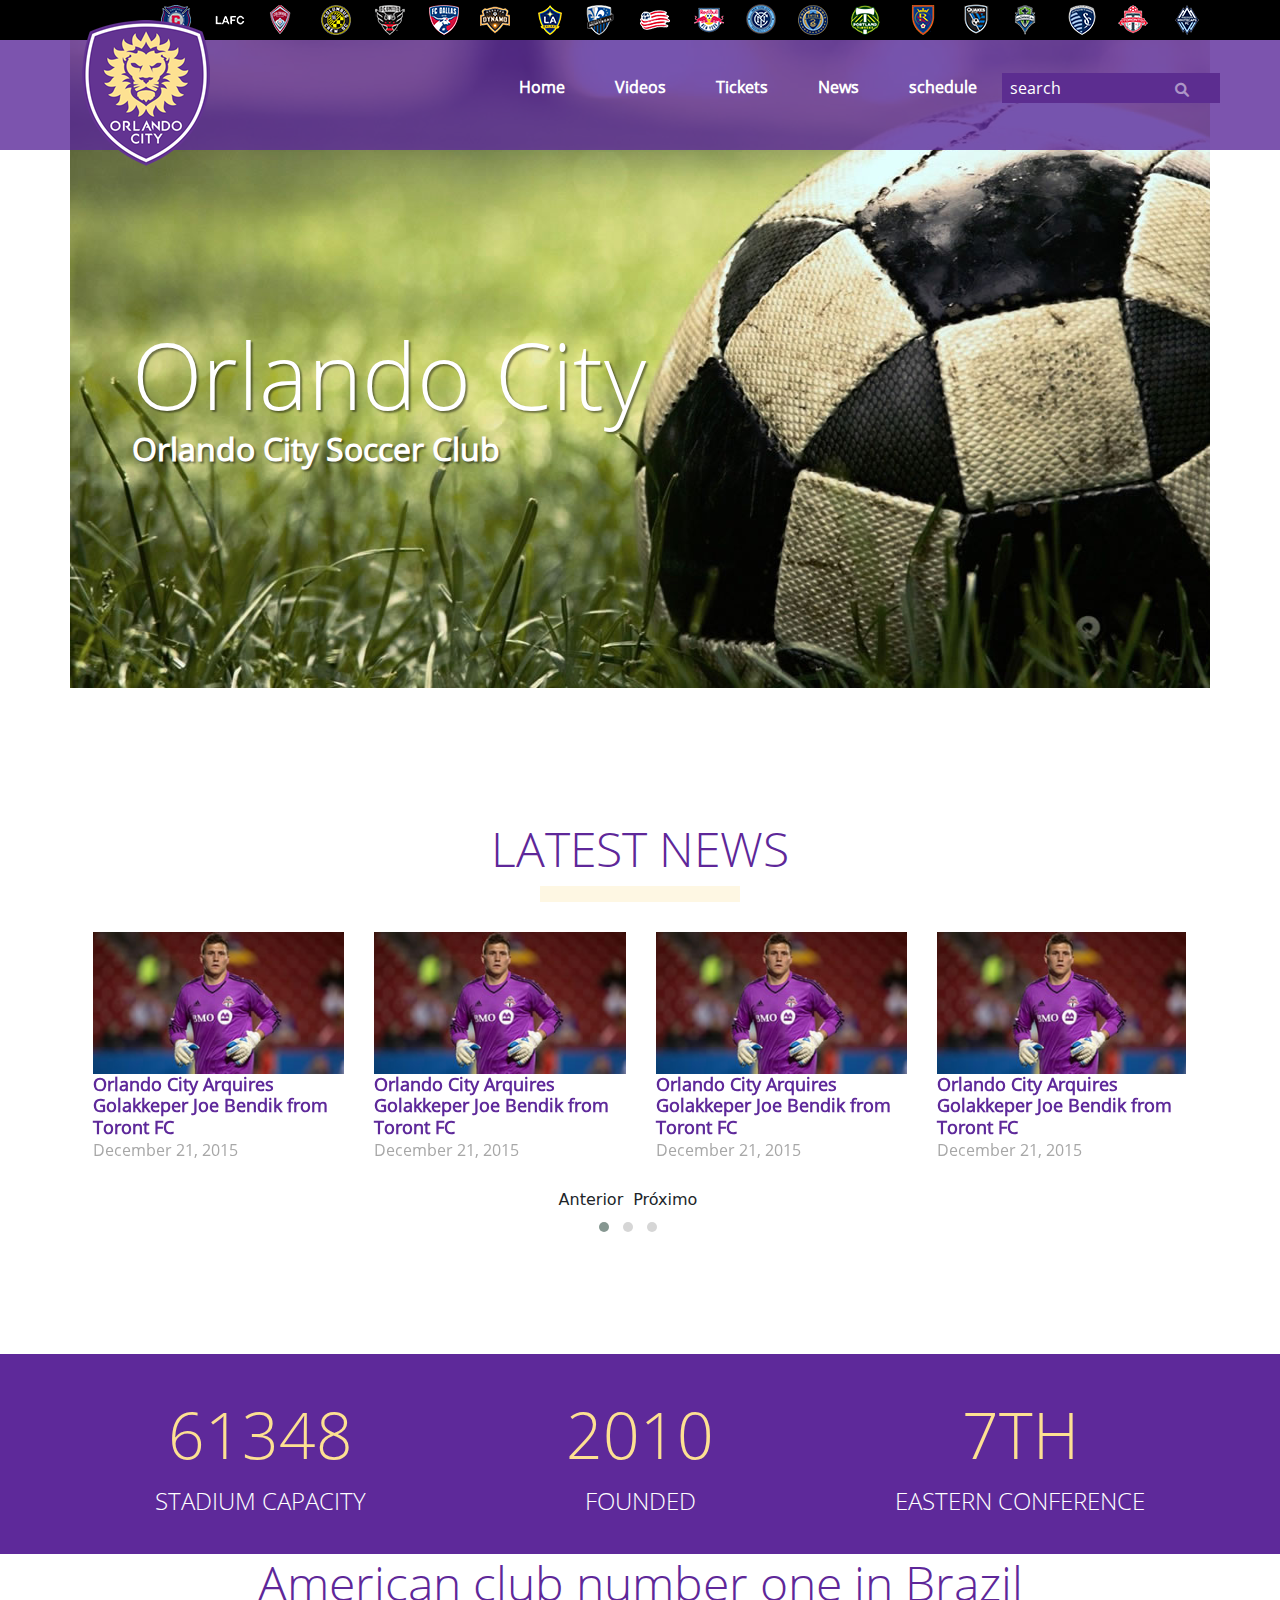
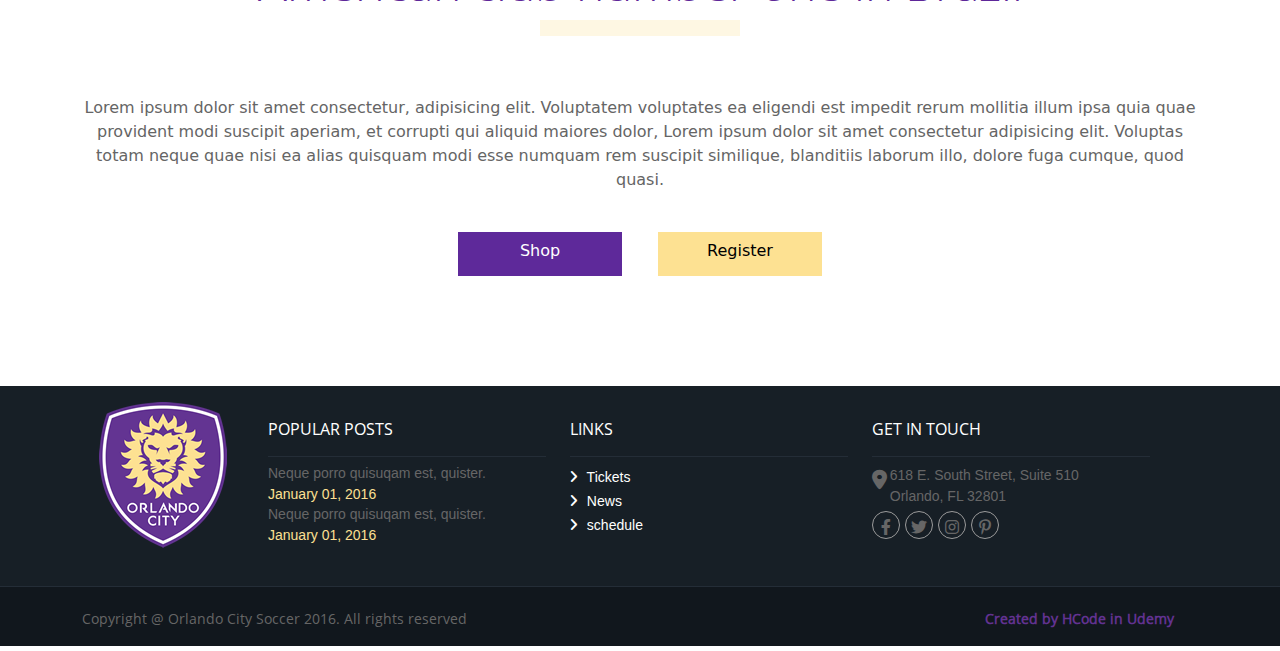
<file: index.html>
<!DOCTYPE html>
<html lang="en">
<head>
    <meta charset="UTF-8">
    <meta http-equiv="X-UA-Compatible" content="IE=edge">
    <meta name="viewport" content="width=device-width, initial-scale=1.0">
    <title>Orlando City</title>
    <link rel="stylesheet" href="lib/bootstrap/css/bootstrap.min.css">
    <link rel="stylesheet" href="lib/OwlCarousel2/dist/assets/owl.carousel.min.css">
    <link rel="stylesheet" href="lib/OwlCarousel2/dist/assets/owl.theme.default.min.css">
    <link rel="stylesheet" href="css/orlando.css">
    <link rel="stylesheet" href="css/orlando-mobile.css">
    <link rel="stylesheet" href="lib/fontawesome/css/all.min.css">
</head>
<body>
    <header>
        <div id="menu-mobile-mask"  class="d-block d-sm-none"></div>
        <div id="menu-mobile" class="d-block d-sm-none">
            <ul class="list-unstyled">
                <li class="nav-item"><a class="nav-link" href="videos.html">Videos</a></li>
                <li class="nav-item"><a class="nav-link" href="#">Tickets</a></li>
                <li class="nav-item"><a class="nav-link" href="#">News</a></li>
                <li class="nav-item"><a class="nav-link" href="#">Schedule</a></li>
            </ul>
            <div class="bar-close">
                <button type="button" class="btn btn-close"><i class="fa-solid fa-xmark"></i></button>
            </div>
        </div>
            
            
        <div class="container container-log">
            <img id="logotipo"src="img/orlando-logo.png" alt="Logo-Orlando">
        </div>
        <div class="header-black">
            <div class="container">
                <input type="search" id="input-search-mobile"class="d-block d-sm-none" placeholder="search...">
                <button id="btn-bars" type="button"><i class="fas fa-bars"></i></button>
                <button id="btn-search" type="button"><i class="fas fa-search"></i></button>
                <ul class="position-absolute end-0">
                    <li id="club-01"><a href="#"></a></li>
                    <li id="club-02"><a href="#"></a></li>
                    <li id="club-03"><a href="#"></a></li>
                    <li id="club-04"><a href="#"></a></li>
                    <li id="club-05"><a href="#"></a></li>
                    <li id="club-06"><a href="#"></a></li>
                    <li id="club-07"><a href="#"></a></li>
                    <li id="club-08"><a href="#"></a></li>
                    <li id="club-09"><a href="#"></a></li>
                    <li id="club-10"><a href="#"></a></li>
                    <li id="club-11"><a href="#"></a></li>
                    <li id="club-12"><a href="#"></a></li>
                    <li id="club-13"><a href="#"></a></li>
                    <li id="club-14"><a href="#"></a></li>
                    <li id="club-15"><a href="#"></a></li>
                    <li id="club-16"><a href="#"></a></li>
                    <li id="club-17"><a href="#"></a></li>
                    <li id="club-18"><a href="#"></a></li>
                    <li id="club-19"><a href="#"></a></li>
                    <li id="club-20"><a href="#"></a></li>
                </ul>
            </div>
        </div>
        <div class="container">
            <div class="row">
                <nav id="menu">
                    <ul class="nav justify-content-end">
                        <li class="nav-item"><a class="nav-link" href="index.html">Home</a></li>
                        <li class="nav-item"><a class="nav-link" href="videos.html">Videos</a></li>
                        <li class="nav-item"><a class="nav-link" href="#">Tickets</a></li>
                        <li class="nav-item"><a class="nav-link" href="#">News</a></li>
                        <li class="nav-item"><a class="nav-link" href="#">schedule</a></li>
                        <li class="nav-item">
                            <li class="search">
                                <div class="input-group">
                                    <input type="search" placeholder="search"id="input-search">
                                    <span class="input-group-btn">
                                    <button type="button"><i class="fas fa-search"></i></button>
                                    </span>
                                </div>
                              </li>
                        </li>
                    </ul>
                </nav>
            </div>
        </div>
    </header>
    <section>
        <div id="banner" class="container">
            <h1>Orlando City <small>Orlando City Soccer Club</small> </h1>
        </div>
        <div id="news" class="container">
            <div class="row" class="text-center">
                <h2>Latest News</h2>
                <hr>
            </div>
            <button type="button" id="btn-news-prev"><i class="fas fa-angle-left"></i></button>
            <button type="button" class="justify-content-end" id="btn-news-next"><i class="fas fa-angle-right"></i></button>
            <div class="row thumbnails owl-carousel owl-theme" >
            
                <div class="item">
                    <div class="item-inner">
                        <img src="img/noticia-thumb.jpg" alt="Noticia">
                        <h3>Orlando City Arquires Golakkeper Joe Bendik from Toront FC </h3>
                        <time>December 21, 2015</time>
                    </div>
                </div>
                <div class="item">
                    <div class="item-inner">
                        <img src="img/noticia-thumb.jpg" alt="Noticia">
                        <h3>Orlando City Arquires Golakkeper Joe Bendik from Toront FC </h3>
                        <time>December 21, 2015</time>
                    </div>
                </div>
                <div class="item">
                    <div class="item-inner">
                        <img src="img/noticia-thumb.jpg" alt="Noticia">
                        <h3>Orlando City Arquires Golakkeper Joe Bendik from Toront FC </h3>
                        <time>December 21, 2015</time>
                    </div>
                </div>
                <div class="item">
                    <div class="item-inner">
                        <img src="img/noticia-thumb.jpg" alt="Noticia">
                        <h3>Orlando City Arquires Golakkeper Joe Bendik from Toront FC </h3>
                        <time>December 21, 2015</time>
                    </div>
                </div>
                <div class="item">
                    <div class="item-inner">
                        <img src="img/noticia-thumb.jpg" alt="Noticia">
                        <h3>Orlando City Arquires Golakkeper Joe Bendik from Toront FC </h3>
                        <time>December 21, 2015</time>
                    </div>
                </div>
                <div class="item">
                    <div class="item-inner">
                        <img src="img/noticia-thumb.jpg" alt="Noticia">
                        <h3>Orlando City Arquires Golakkeper Joe Bendik from Toront FC </h3>
                        <time>December 21, 2015</time>
                    </div>
                </div>
                <div class="item">
                    <div class="item-inner">
                        <img src="img/noticia-thumb.jpg" alt="Noticia">
                        <h3>Orlando City Arquires Golakkeper Joe Bendik from Toront FC </h3>
                        <time>December 21, 2015</time>
                    </div>
                </div>
                <div class="item">
                    <div class="item-inner">
                        <img src="img/noticia-thumb.jpg" alt="Noticia">
                        <h3>Orlando City Arquires Golakkeper Joe Bendik from Toront FC </h3>
                        <time>December 21, 2015</time>
                    </div>
                </div>
                <div class="item">
                    <div class="item-inner">
                        <img src="img/noticia-thumb.jpg" alt="Noticia">
                        <h3>Orlando City Arquires Golakkeper Joe Bendik from Toront FC </h3>
                        <time>December 21, 2015</time>
                    </div>
                </div>
                <div class="item">
                    <div class="item-inner">
                        <img src="img/noticia-thumb.jpg" alt="Noticia">
                        <h3>Orlando City Arquires Golakkeper Joe Bendik from Toront FC </h3>
                        <time>December 21, 2015</time>
                    </div>
                </div>
            </div>
        </div>
        <div id="estatisticas">
            <div class="container text-center">
                <div class="row">
                    <div class="col-md-4"><p>61348<small>Stadium Capacity</small></p></div>
                    <div class="col-md-4"><p>2010<small>Founded</small></p></div>
                    <div class="col-md-4"><p>7th<small>Eastern Conference</small></p></div>
                </div>
            </div>
        </div>
        <div id="call-to-action">
            <div class="container">
                <div class="row text-center">
                    <h2>American club number one in Brazil</h2>
                    <hr>
                </div>
                <div class="row">
                    <p>Lorem ipsum dolor sit amet consectetur, adipisicing elit. Voluptatem voluptates ea eligendi est impedit rerum mollitia illum ipsa quia quae provident modi suscipit aperiam, et corrupti qui aliquid maiores dolor, Lorem ipsum dolor sit amet consectetur adipisicing elit. Voluptas totam neque quae nisi ea alias quisquam modi esse numquam rem suscipit similique, blanditiis laborum illo, dolore fuga cumque, quod quasi.</p>
                </div>
                <div class="row row-max-400">
                    <div class="col">
                        <a href="#" class="btn btn-roxo">Shop</a>
                    </div>
                    <div class="col">
                        <a href="#" class="btn btn-amarelo">Register</a>
                    </div>
                </div>
            </div>
        </div>
    </section>
    <footer>
        <div class="row-cinza-claro">
            <div class="container">
                
                <div class="row">
                    <div class="col-md-2 text-center d-none d-sm-block">
                        <img id="logo-footer"src="img/orlando-logo.png" alt="logo-footer">
                    </div>
                    <div class="col-md-10">
                        <div class="row row-cols">
                            <div class="col-md-4 d-none d-sm-block" id="col-popular-post">
                                <h4>Popular Posts</h4>
                                <ul class="list-unstyled">
                                    <li>
                                        <h5>Neque porro quisuqam est, quister.</h5>
                                        <time>January 01, 2016</time>
                                    </li>
                                    <li>
                                        <h5>Neque porro quisuqam est, quister.</h5>
                                        <time>January 01, 2016</time>
                                    </li>
                                </ul>
                            </div>
                            <div class="col-md-4 d-none d-sm-block" id="col-links">
                                <h4>Links</h4>
                                <ul class="list-unstyled">
                                    <li><a href="#"><i class="fas fa-angle-right"></i> Tickets</a></li>
                                    <li><a href="#"><i class="fas fa-angle-right"></i> News</a></li>
                                    <li><a href="#"><i class="fas fa-angle-right"></i> schedule</a></li>
                                </ul>
                            </div>
                            <div class="col-md-4" id="col-get-in-touch">
                                <h4 class="d-none d-sm-block">Get in touch</h4>
                                <address class="d-none d-sm-block"><i class="fas fa-map-marker-alt"></i><span>618 E. South Street, Suite 510 <br>
                                Orlando, FL 32801</span>
                                </address>
                                <div class="mobile-contact d-block d-sm-none">
                                    <a class="btn btn-footer"><i class="fa-solid fa-location-dot"></i>  Location</a>
                                    <a class="btn btn-footer"><i class="fa-solid fa-phone"></i> Call</button>
                                    <p class="d-none d-sm-block"><a href="tel:1855ORLCITY"><i class="fas fa-phone-alt"></i>1.855.ORL.CITY</a></p>
                                </div>
                                
                                <ul class="list-unstyled list-socials">
                                    <li>
                                        <a href="#" target="_blank"><i class="fab fa-facebook-f"></i></a>
                                    </li>
                                    <li>
                                        <a href="#" target="_blank"><i class="fab fa-twitter"></i></a>
                                    </li>
                                    <li>
                                        <a href="#" target="_blank"><i class="fab fa-instagram"></i></a>
                                    </li>
                                    <li>
                                        <a href="#" target="_blank"><i class="fab fa-pinterest-p"></i></a>
                                    </li>
                                    <li id="icon-end">
                                        <a href="#" target="_blank"><i class="fas fa-angle-up"></i></a>
                                    </li>

                                </ul>
                            </div>
                        </div>
                    </div>
                </div>
            </div>
        </div>
        <div class="row-cinza-escuro">
            <div class="container copyright-mobile">
                <div class="row">
                    <p class="col-md-6 texto-escuro ">Copyright @ Orlando City Soccer 2016. All rights reserved</p>
                    <p class="col-md-6 text-end texto-roxo">Created by HCode in Udemy</p>
                </div>
            </div>
        </div>
    </footer>
    <script src="lib/bootstrap/js/bootstrap.min.js"></script>
    <script src="lib/jquery/jquery-3.6.0.min.js"></script>
    <script src="lib/OwlCarousel2/dist/owl.carousel.min.js"></script>
    <script src="js/efeitos.js"></script>
</body>
</html>
</file>
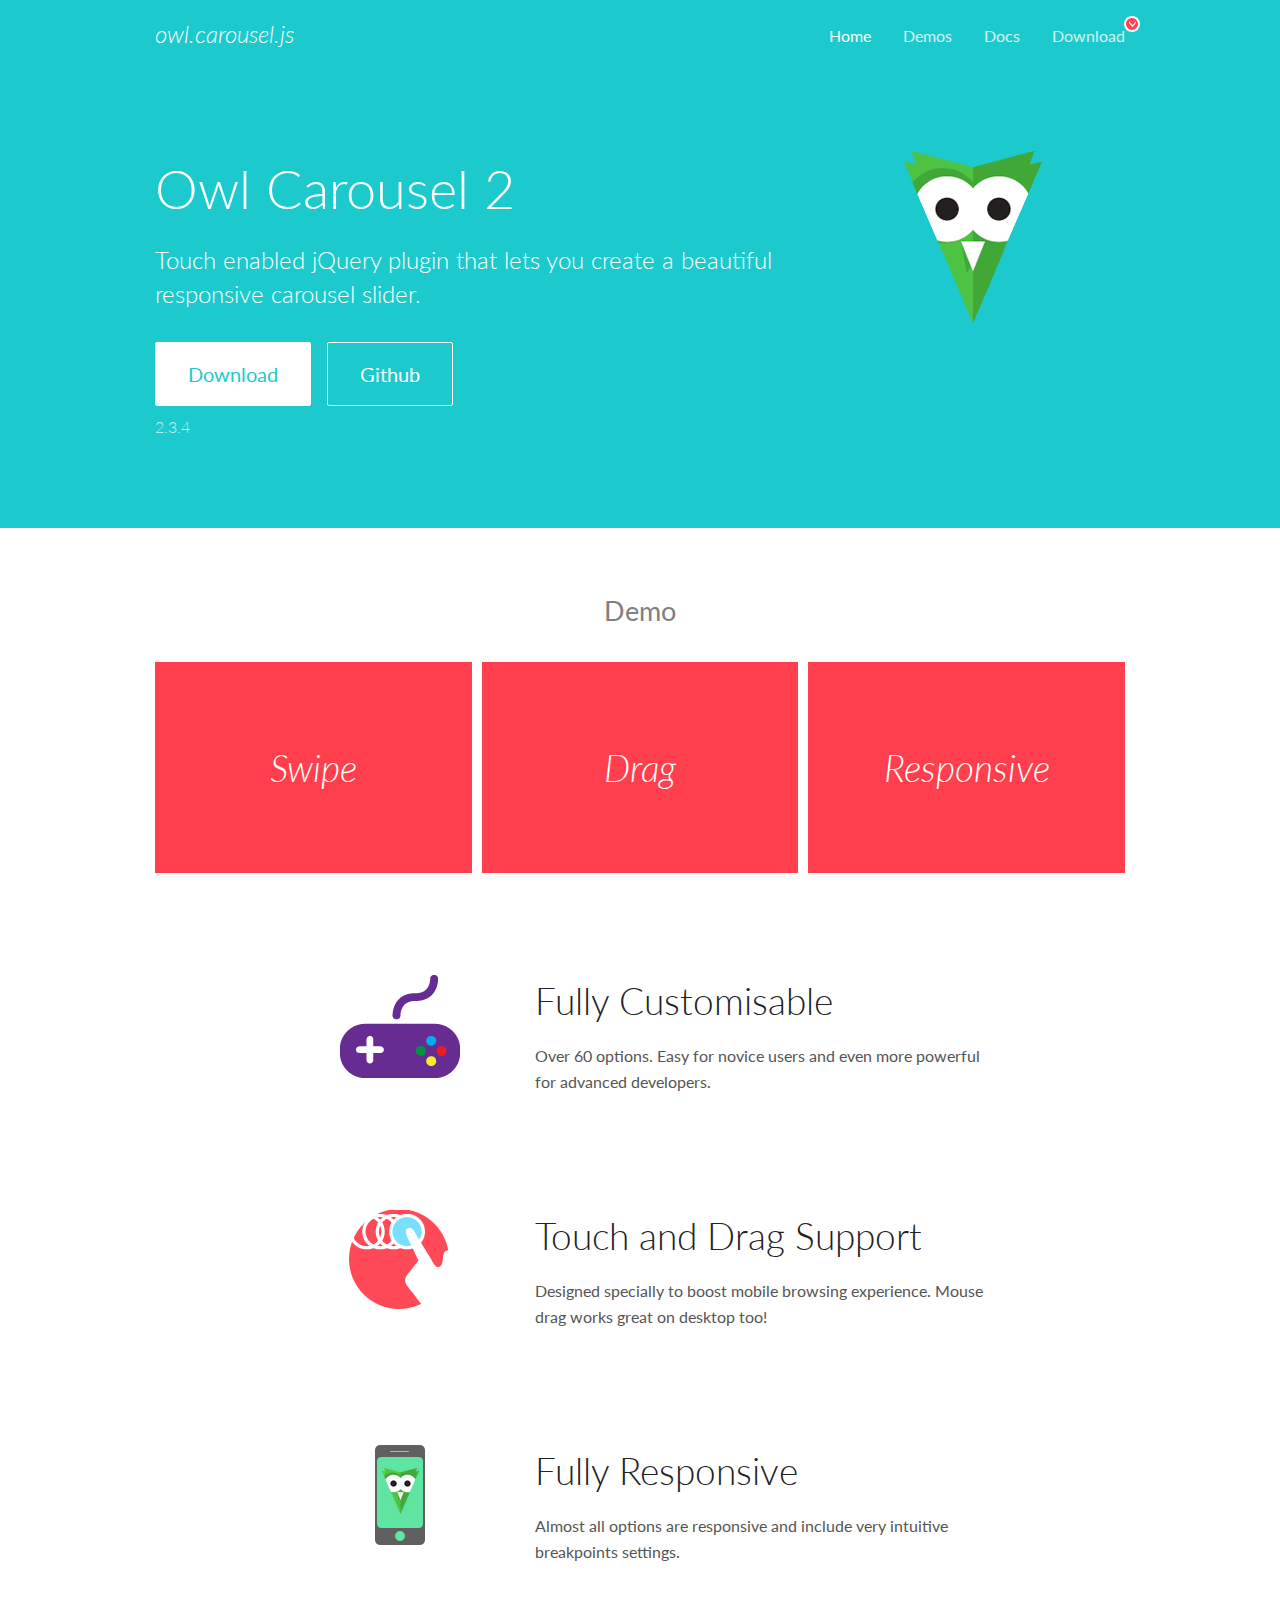
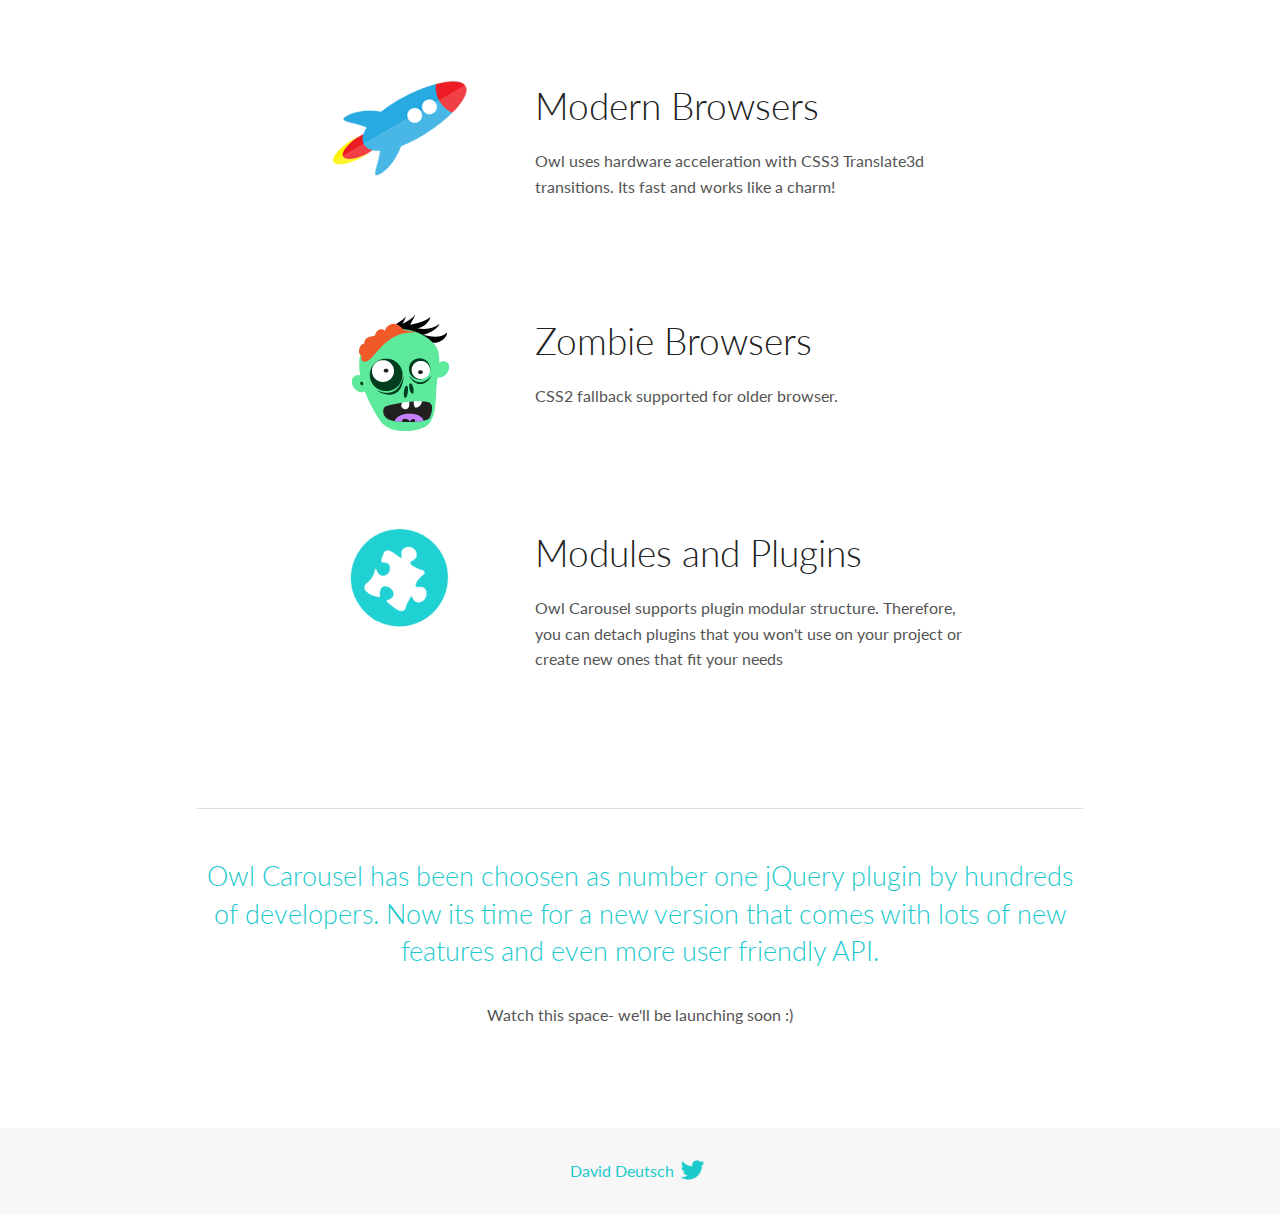
<file: lib/OwlCarousel2/docs/index.html>
<!DOCTYPE html>
<html lang="en">
  <head>

    <!-- head -->
    <meta charset="utf-8">
    <meta name="msapplication-tap-highlight" content="no" />
    <meta name="viewport" content="width=device-width, initial-scale=1.0" />
    <meta name="description" content="Touch enabled jQuery plugin that lets you create beautiful responsive carousel slider.">
    <meta name="author" content="David Deutsch">
    <title>
      Home | Owl Carousel | 2.3.4
    </title>

    <!-- Stylesheets -->
    <link href='https://fonts.googleapis.com/css?family=Lato:300,400,700,400italic,300italic' rel='stylesheet' type='text/css'>
    <link rel="stylesheet" href="assets/css/docs.theme.min.css">

    <!-- Owl Stylesheets -->
    <link rel="stylesheet" href="assets/owlcarousel/assets/owl.carousel.min.css">
    <link rel="stylesheet" href="assets/owlcarousel/assets/owl.theme.default.min.css">

    <!-- HTML5 shim and Respond.js IE8 support of HTML5 elements and media queries -->

    <!--[if lt IE 9]>
      <script src="https://oss.maxcdn.com/libs/html5shiv/3.7.0/html5shiv.js"></script>
      <script src="https://oss.maxcdn.com/libs/respond.js/1.3.0/respond.min.js"></script>
    <![endif]-->

    <!-- Favicons -->
    <link rel="apple-touch-icon-precomposed" sizes="144x144" href="assets/ico/apple-touch-icon-144-precomposed.png">
    <link rel="shortcut icon" href="assets/ico/favicon.png">
    <link rel="shortcut icon" href="favicon.ico">

    <!-- Yeah i know js should not be in header. Its required for demos.-->

    <!-- javascript -->
    <script src="assets/vendors/jquery.min.js"></script>
    <script src="assets/owlcarousel/owl.carousel.js"></script>
  </head>
  <body>

    <!-- header -->
    <header class="header">
      <div class="row">
        <div class="large-12 columns">
          <div class="brand left">
            <h3>
              <a href="/OwlCarousel2/">owl.carousel.js</a> 
            </h3>
          </div>
          <a id="toggle-nav" class="right">
            <span></span> <span></span> <span></span> 
          </a> 
          <div class="nav-bar">
            <ul class="clearfix">
              <li class="active">
                <a href="/OwlCarousel2/index.html">Home</a> 
              </li>
              <li> <a href="/OwlCarousel2/demos/demos.html">Demos</a>  </li>
              <li> <a href="/OwlCarousel2/docs/started-welcome.html">Docs</a>  </li>
              <li>
                <a href="https://github.com/OwlCarousel2/OwlCarousel2/archive/2.3.4.zip">Download</a> 
                <span class="download"></span> 
              </li>
            </ul>
          </div>
        </div>
      </div>
    </header>

    <!-- home panel -->
    <section id="hero">
      <div class="row">
        <div class="large-8 medium-8 columns">
          <h1>Owl Carousel 2</h1>
          <h4>Touch enabled jQuery plugin that lets you create a beautiful responsive carousel slider.</h4>
          <a href="https://github.com/OwlCarousel2/OwlCarousel2/archive/2.3.4.zip" class="hero-button">Download</a> 
          <a href="https://github.com/OwlCarousel2/OwlCarousel2" class="hero-button outline">Github</a> 
          <p>2.3.4</p>
        </div>
        <div class="large-4 medium-4 columns">
          <img class="owl-logo" src="assets/img/owl-logo.png" alt="mr. Owl">
        </div>
      </div>
    </section>

    <!-- body -->
    <div class="home-demo">
      <div class="row">
        <div class="large-12 columns">
          <h3>Demo</h3>
          <div class="owl-carousel">
            <div class="item">
              <h2>Swipe</h2>
            </div>
            <div class="item">
              <h2>Drag</h2>
            </div>
            <div class="item">
              <h2>Responsive</h2>
            </div>
            <div class="item">
              <h2>CSS3</h2>
            </div>
            <div class="item">
              <h2>Fast</h2>
            </div>
            <div class="item">
              <h2>Easy</h2>
            </div>
            <div class="item">
              <h2>Free</h2>
            </div>
            <div class="item">
              <h2>Upgradable</h2>
            </div>
            <div class="item">
              <h2>Tons of options</h2>
            </div>
            <div class="item">
              <h2>Infinity</h2>
            </div>
            <div class="item">
              <h2>Auto Width</h2>
            </div>
          </div>
        </div>
      </div>
    </div>
    <script>
      var owl = $('.owl-carousel');
      owl.owlCarousel({
        margin: 10,
        loop: true,
        responsive: {
          0: {
            items: 1
          },
          600: {
            items: 2
          },
          1000: {
            items: 3
          }
        }
      })
    </script>

    <!-- features -->
    <div id="features">
      <div class="row">
        <div class="small-12 medium-9 small-centered columns">
          <section class="row feature">
            <div class="medium-4 small-12 columns">
              <img src="assets/img/feature-options.png" alt="">
            </div>
            <div class="medium-8 small-12 columns">
              <h2>Fully Customisable</h2>
              <p>Over 60 options. Easy for novice users and even more powerful for advanced developers.</p>
            </div>
          </section>
          <section class="row feature">
            <div class="medium-4 small-12 columns">
              <img src="assets/img/feature-drag.png" alt="">
            </div>
            <div class="medium-8 small-12 columns">
              <h2>Touch and Drag Support</h2>
              <p>Designed specially to boost mobile browsing experience. Mouse drag works great on desktop too!</p>
            </div>
          </section>
          <section class="row feature">
            <div class="medium-4 small-12 columns">
              <img src="assets/img/feature-responsive.png" alt="">
            </div>
            <div class="medium-8 small-12 columns">
              <h2>Fully Responsive</h2>
              <p>Almost all options are responsive and include very intuitive breakpoints settings.</p>
            </div>
          </section>
          <section class="row feature">
            <div class="medium-4 small-12 columns">
              <img src="assets/img/feature-modern.png" alt="">
            </div>
            <div class="medium-8 small-12 columns">
              <h2>Modern Browsers</h2>
              <p>Owl uses hardware acceleration with CSS3 Translate3d transitions. Its fast and works like a charm! </p>
            </div>
          </section>
          <section class="row feature">
            <div class="medium-4 small-12 columns">
              <img src="assets/img/feature-zombie.png" alt="">
            </div>
            <div class="medium-8 small-12 columns">
              <h2>Zombie Browsers</h2>
              <p>CSS2 fallback supported for older browser.</p>
            </div>
          </section>
          <section class="row feature">
            <div class="medium-4 small-12 columns">
              <img src="assets/img/feature-module.png" alt="">
            </div>
            <div class="medium-8 small-12 columns">
              <h2>Modules and Plugins</h2>
              <p>Owl Carousel supports plugin modular structure. Therefore, you can detach plugins that you won&#x27;t use on your project or create new ones that fit your needs</p>
            </div>
          </section>
        </div>
      </div>
    </div>

    <!-- footer -->
    <section id="teaser-text">
      <div class="row">
        <div class="small-12 medium-11 small-centered columns">
          <hr>
          <h3 id="owl-carousel-has-been-choosen-as-number-one-jquery-plugin-by-hundreds-of-developers-now-its-time-for-a-new-version-that-comes-with-lots-of-new-features-and-even-more-user-friendly-api-">Owl Carousel has been choosen as number one jQuery plugin by hundreds of developers. Now its time for a new version that comes with lots of new features and even more user friendly API.</h3>
          <p>Watch this space- we&#39;ll be launching soon :)</p>
        </div>
      </div>
    </section>

    <!-- footer -->
    <footer class="footer">
      <div class="row">
        <div class="large-12 columns">
          <h5>
            <a href="/OwlCarousel2/docs/support-contact.html">David Deutsch</a> 
            <a id="custom-tweet-button" href="https://twitter.com/share?url=https://github.com/OwlCarousel2/OwlCarousel2&text=Owl Carousel - This is so awesome! " target="_blank"></a> 
          </h5>
        </div>
      </div>
    </footer>

    <!-- vendors -->
    <script src="assets/vendors/highlight.js"></script>
    <script src="assets/js/app.js"></script>
  </body>
</html>
</file>
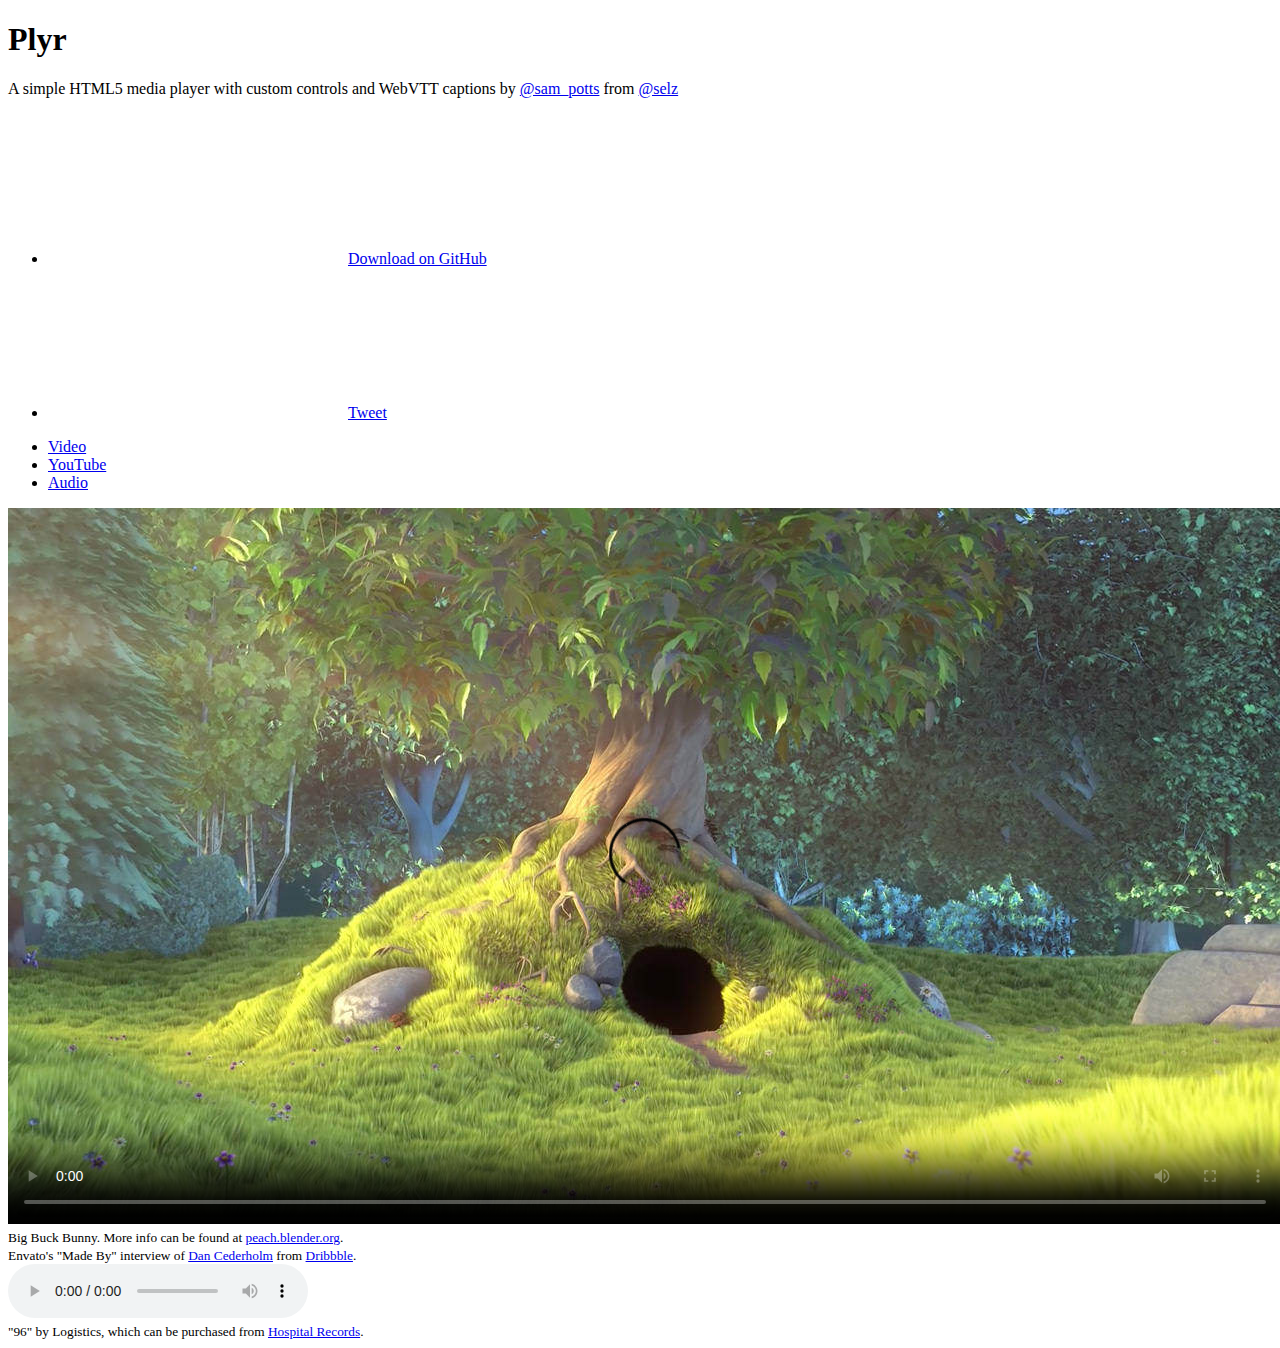
<file: lib/plyr/docs/index.html>
<!doctype html>
<html lang="en">
    <head>
        <meta charset="utf-8" />
        <title>Plyr - A simple HTML5 media player</title>
        <meta name="description" content="A simple HTML5 media player with custom controls and WebVTT captions.">
        <meta name="author" content="Sam Potts">
        <meta name="viewport" content="width=device-width, initial-scale=1">

        <!-- Styles -->
        <link rel="stylesheet" href="https://cdn.plyr.io/1.3.7/plyr.css">

        <!-- Docs styles -->
        <link rel="stylesheet" href="https://cdn.plyr.io/1.3.7/docs.css">
    </head>
    <body>
        <header>
            <h1>Plyr</h1>
            <p>A simple HTML5 media player with custom controls and WebVTT captions by <a href="https://twitter.com/sam_potts" target="_blank">@sam_potts</a> from <a href="https://twitter.com/selz" target="_blank">@selz</a></p>
            <nav>
                <ul>
                    <li>
                        <a href="https://github.com/selz/plyr" target="_blank" class="btn btn-primary" data-shr-network="github">
                            <svg class="icon"><use xlink:href="#shr-github"/></svg>Download on GitHub
                        </a>
                    </li>
                    <li>
                        <a href="https://twitter.com/intent/tweet?text=A+simple+HTML5+media+player+with+custom+controls+and+WebVTT+captions.&url=http%3A%2F%2Fplyr.io&via=Sam_Potts" target="_blank" class="btn btn-twitter" data-shr-network="twitter">
                            <svg class="icon"><use xlink:href="#shr-twitter"/></svg>Tweet
                        </a>
                    </li>
                </ul>
            </nav>
        </header>

        <main role="main" id="main">
            <nav class="btn-bar nav-panel">
                <ul>
                    <li><a href="#video" class="btn active btn-small">Video</a></li>
                    <li><a href="#youtube" class="btn btn-small">YouTube</a></li>
                    <li><a href="#audio" class="btn btn-small">Audio</a></li>
                </ul>
            </nav>
            <div class="panels">
                <section class="panel example-video active" id="video">
                    <div class="player">
                        <video poster="poster.jpg" controls crossorigin>
                            <!-- Video files -->
                            <source src="https://cdn.selz.com/plyr/1.0/movie.mp4" type="video/mp4">
                            <source src="https://cdn.selz.com/plyr/1.0/movie.webm" type="video/webm">

                            <!-- Text track file -->
                            <track kind="captions" label="English" srclang="en" src="https://cdn.selz.com/plyr/1.0/example_captions_en.vtt" default>

                            <!-- Fallback for browsers that don't support the <video> element -->
                            <a href="https://cdn.selz.com/plyr/1.0/movie.mp4">Download</a>
                        </video>
                    </div>
                    <small>Big Buck Bunny. More info can be found at <a href="https://peach.blender.org" target="_blank">peach.blender.org</a>.</small>
                </section>
                <section class="panel example-video" id="youtube">
                    <div class="player">
                        <div data-video-id="Au87oAJ2jeE" data-type="youtube"></div>
                    </div>
                    <small>Envato's "Made By" interview of <a href="https://www.youtube.com/watch?v=Au87oAJ2jeE" target="_blank">Dan Cederholm</a> from <a href="https://dribbble.com" target="_blank">Dribbble</a>.</small>
                </section>
                <section class="panel example-audio" id="audio">
                    <div class="player">
                        <audio controls>
                            <!-- Audio files -->
                            <source src="//cdn.selz.com/plyr/1.0/logistics-96-sample.mp3" type="audio/mp3">
                            <source src="//cdn.selz.com/plyr/1.0/logistics-96-sample.ogg" type="audio/ogg">

                            <!-- Fallback for browsers that don't support the <audio> element -->
                            <a href="//cdn.selz.com/plyr/1.0/logistics-96-sample.mp3">Download</a>
                        </audio>
                    </div>
                    <small>"96" by Logistics, which can be purchased from <a href="https://www.hospitalrecords.com/shop/artist/logistics" target="_blank">Hospital Records</a>.</small>
                </section>
            </div>
        </main>

        <!-- Load SVG defs -->
        <!-- You should bundle all SVG/Icons into one file using a build tool such as gulp and svg store -->
        <script>
        (function() {
            [
                "https://cdn.shr.one/0.1.9/sprite.svg",
                "https://cdn.plyr.io/1.3.7/sprite.svg"
            ]
            .forEach(function(u) {
                var x = new XMLHttpRequest(),
                    b = document.body;

                // Check for CORS support
                // If you're loading from same domain, you can remove the if statement
                // XHR for Chrome/Firefox/Opera/Safari
                if ("withCredentials" in x) {
                    x.open("GET", u, true);
                }
                // XDomainRequest for older IE
                else if (typeof XDomainRequest != "undefined") {
                    x = new XDomainRequest();
                    x.open("GET", u);
                }
                else {
                    return;
                }

                x.send();
                x.onload = function() {
                    var c = document.createElement("div");
                    c.setAttribute("hidden", "");
                    c.innerHTML = x.responseText;
                    b.insertBefore(c, b.childNodes[0]);
                }
            });
        })();
        </script>

        <!-- Plyr core script -->
        <script src="https://cdn.plyr.io/1.3.7/plyr.js"></script>

        <!-- Shr core script -->
        <script src="https://cdn.shr.one/0.1.9/shr.js"></script>

        <!-- Docs script -->
        <script src="https://cdn.plyr.io/1.3.7/docs.js"></script>
    </body>
</html>
</file>
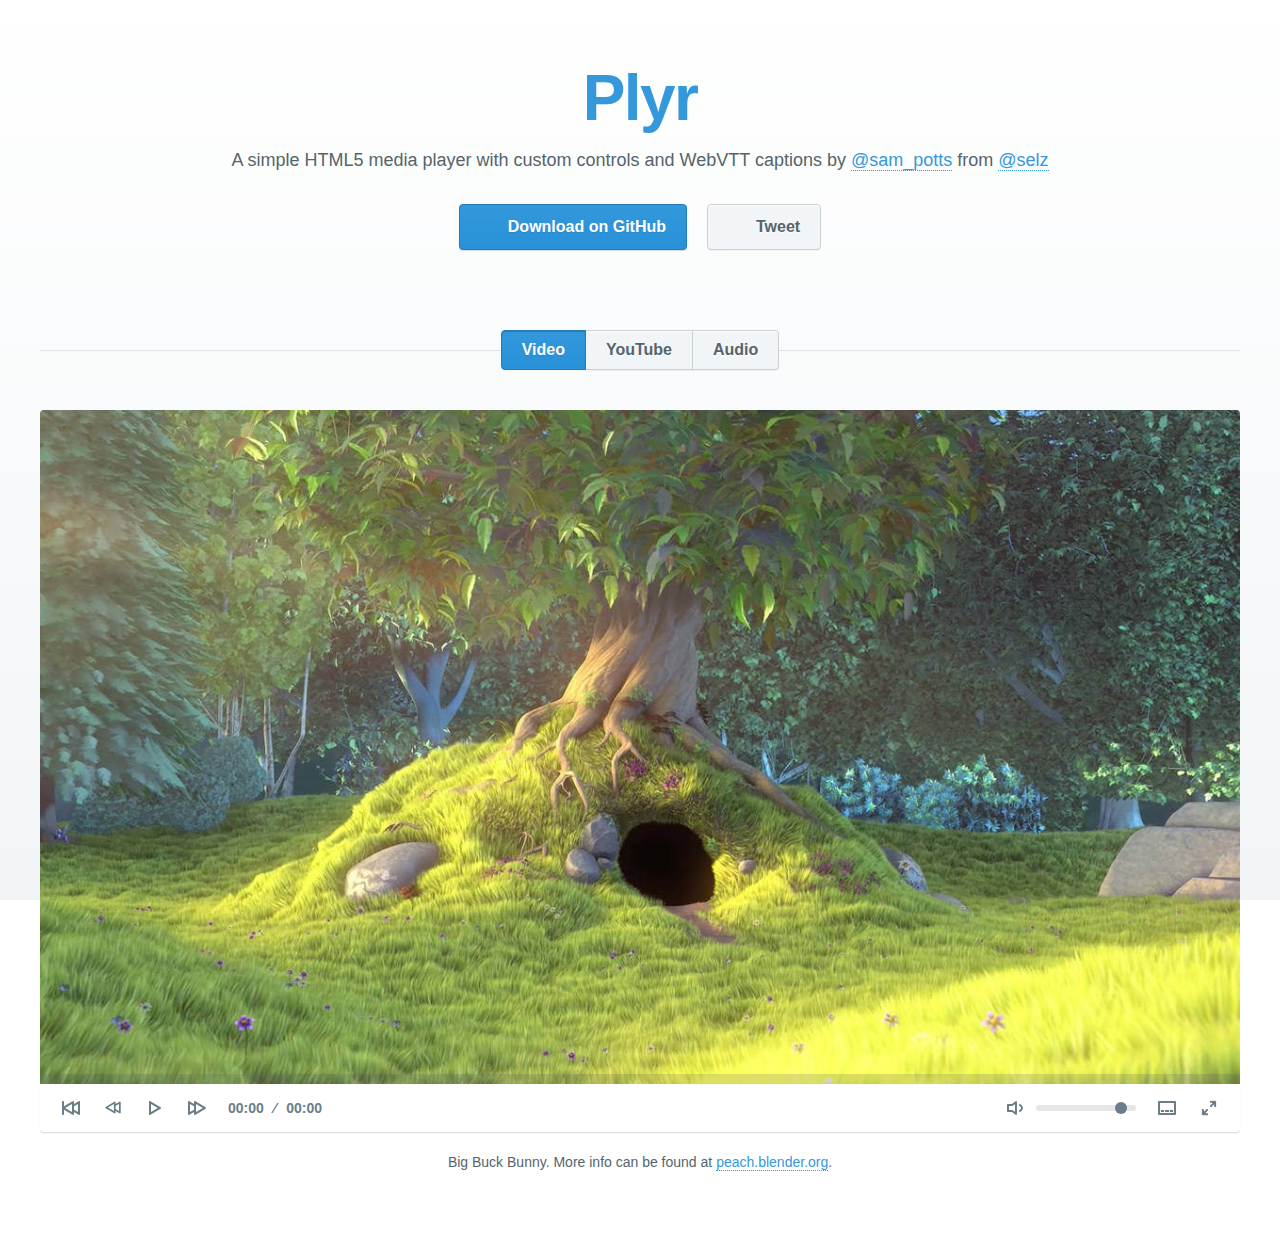
<file: lib/plyr/docs/index.master.html>
<!doctype html>
<html lang="en">
    <head>
        <meta charset="utf-8" />
        <title>Plyr - A simple HTML5 media player</title>
        <meta name="description" content="A simple HTML5 media player with custom controls and WebVTT captions.">
        <meta name="author" content="Sam Potts">
        <meta name="viewport" content="width=device-width, initial-scale=1">

        <!-- Styles -->
        <link rel="stylesheet" href="../dist/plyr.css">

        <!-- Docs styles -->
        <link rel="stylesheet" href="dist/docs.css">
    </head>
    <body>
        <header>
            <h1>Plyr</h1>
            <p>A simple HTML5 media player with custom controls and WebVTT captions by <a href="https://twitter.com/sam_potts" target="_blank">@sam_potts</a> from <a href="https://twitter.com/selz" target="_blank">@selz</a></p>
            <nav>
                <ul>
                    <li>
                        <a href="https://github.com/selz/plyr" target="_blank" class="btn btn-primary" data-shr-network="github">
                            <svg class="icon"><use xlink:href="#shr-github"/></svg>Download on GitHub
                        </a>
                    </li>
                    <li>
                        <a href="https://twitter.com/intent/tweet?text=A+simple+HTML5+media+player+with+custom+controls+and+WebVTT+captions.&url=http%3A%2F%2Fplyr.io&via=Sam_Potts" target="_blank" class="btn btn-twitter" data-shr-network="twitter">
                            <svg class="icon"><use xlink:href="#shr-twitter"/></svg>Tweet
                        </a>
                    </li>
                </ul>
            </nav>
        </header>

        <main role="main" id="main">
            <nav class="btn-bar nav-panel">
                <ul>
                    <li><a href="#video" class="btn active btn-small">Video</a></li>
                    <li><a href="#youtube" class="btn btn-small">YouTube</a></li>
                    <li><a href="#audio" class="btn btn-small">Audio</a></li>
                </ul>
            </nav>
            <div class="panels">
                <section class="panel example-video active" id="video">
                    <div class="player">
                        <video poster="poster.jpg" controls crossorigin>
                            <!-- Video files -->
                            <source src="https://cdn.selz.com/plyr/1.0/movie.mp4" type="video/mp4">
                            <source src="https://cdn.selz.com/plyr/1.0/movie.webm" type="video/webm">

                            <!-- Text track file -->
                            <track kind="captions" label="English" srclang="en" src="https://cdn.selz.com/plyr/1.0/example_captions_en.vtt" default>

                            <!-- Fallback for browsers that don't support the <video> element -->
                            <a href="https://cdn.selz.com/plyr/1.0/movie.mp4">Download</a>
                        </video>
                    </div>
                    <small>Big Buck Bunny. More info can be found at <a href="https://peach.blender.org" target="_blank">peach.blender.org</a>.</small>
                </section>
                <section class="panel example-video" id="youtube">
                    <div class="player">
                        <div data-video-id="Au87oAJ2jeE" data-type="youtube"></div>
                    </div>
                    <small>Envato's "Made By" interview of <a href="https://www.youtube.com/watch?v=Au87oAJ2jeE" target="_blank">Dan Cederholm</a> from <a href="https://dribbble.com" target="_blank">Dribbble</a>.</small>
                </section>
                <section class="panel example-audio" id="audio">
                    <div class="player">
                        <audio controls>
                            <!-- Audio files -->
                            <source src="//cdn.selz.com/plyr/1.0/logistics-96-sample.mp3" type="audio/mp3">
                            <source src="//cdn.selz.com/plyr/1.0/logistics-96-sample.ogg" type="audio/ogg">

                            <!-- Fallback for browsers that don't support the <audio> element -->
                            <a href="//cdn.selz.com/plyr/1.0/logistics-96-sample.mp3">Download</a>
                        </audio>
                    </div>
                    <small>"96" by Logistics, which can be purchased from <a href="https://www.hospitalrecords.com/shop/artist/logistics" target="_blank">Hospital Records</a>.</small>
                </section>
            </div>
        </main>

        <!-- Load SVG defs -->
        <!-- You should bundle all SVG/Icons into one file using a build tool such as gulp and svg store -->
        <script>
        (function() {
            [
                "https://cdn.shr.one/0.1.9/sprite.svg",
                "../dist/sprite.svg"
            ]
            .forEach(function(u) {
                var x = new XMLHttpRequest(),
                    b = document.body;

                // Check for CORS support
                // If you're loading from same domain, you can remove the if statement
                // XHR for Chrome/Firefox/Opera/Safari
                if ("withCredentials" in x) {
                    x.open("GET", u, true);
                }
                // XDomainRequest for older IE
                else if (typeof XDomainRequest != "undefined") {
                    x = new XDomainRequest();
                    x.open("GET", u);
                }
                else {
                    return;
                }

                x.send();
                x.onload = function() {
                    var c = document.createElement("div");
                    c.setAttribute("hidden", "");
                    c.innerHTML = x.responseText;
                    b.insertBefore(c, b.childNodes[0]);
                }
            });
        })();
        </script>

        <!-- Plyr core script -->
        <script src="../src/js/plyr.js"></script>

        <!-- Shr core script -->
        <script src="https://cdn.shr.one/0.1.9/shr.js"></script>

        <!-- Docs script -->
        <script src="dist/docs.js"></script>
    </body>
</html>
</file>
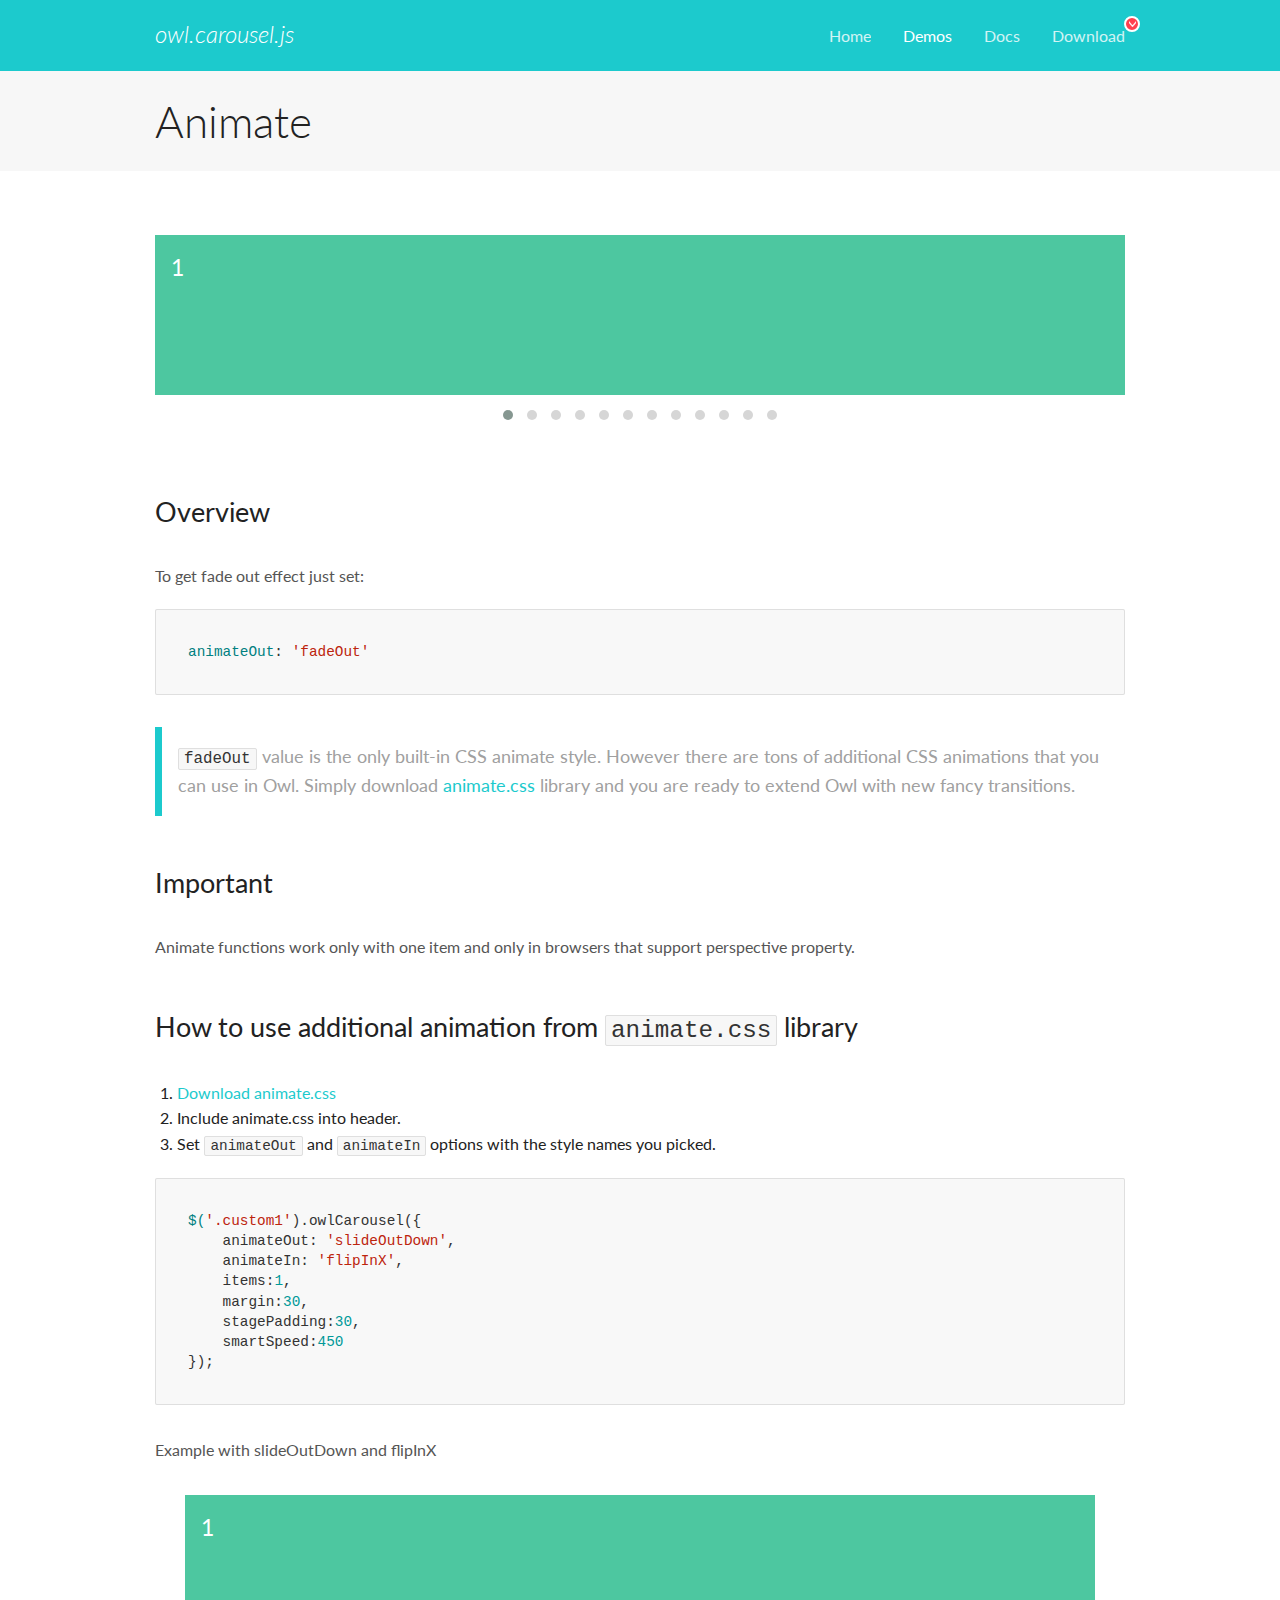
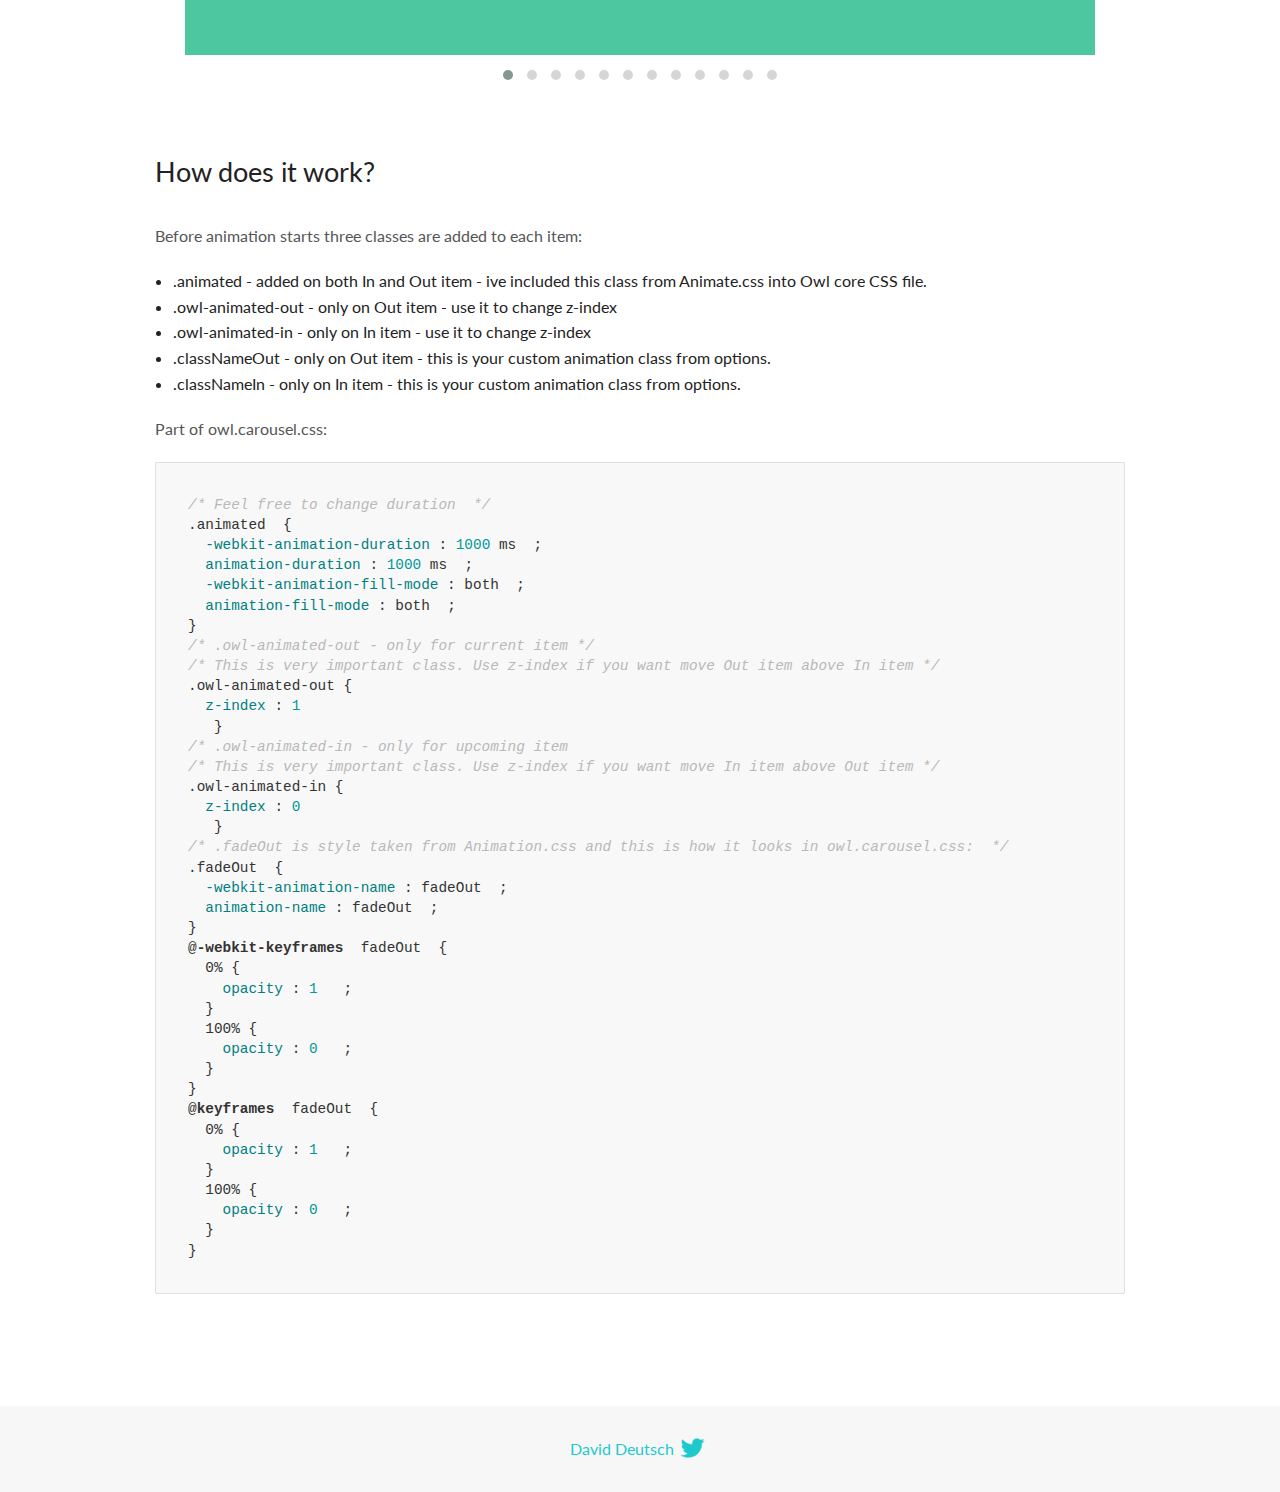
<file: lib/OwlCarousel2/docs/demos/animate.html>
<!DOCTYPE html>
<html lang="en">
  <head>

    <!-- head -->
    <meta charset="utf-8">
    <meta name="msapplication-tap-highlight" content="no" />
    <meta name="viewport" content="width=device-width, initial-scale=1.0" />
    <meta name="description" content="Animate carousel">
    <meta name="author" content="David Deutsch">
    <title>
      Animate Demo | Owl Carousel | 2.3.4
    </title>

    <!-- Stylesheets -->
    <link href='https://fonts.googleapis.com/css?family=Lato:300,400,700,400italic,300italic' rel='stylesheet' type='text/css'>
    <link rel="stylesheet" href="../assets/css/docs.theme.min.css">

    <!-- Owl Stylesheets -->
    <link rel="stylesheet" href="../assets/owlcarousel/assets/owl.carousel.min.css">
    <link rel="stylesheet" href="../assets/owlcarousel/assets/owl.theme.default.min.css">

    <!-- HTML5 shim and Respond.js IE8 support of HTML5 elements and media queries -->

    <!--[if lt IE 9]>
      <script src="https://oss.maxcdn.com/libs/html5shiv/3.7.0/html5shiv.js"></script>
      <script src="https://oss.maxcdn.com/libs/respond.js/1.3.0/respond.min.js"></script>
    <![endif]-->

    <!-- Favicons -->
    <link rel="apple-touch-icon-precomposed" sizes="144x144" href="../assets/ico/apple-touch-icon-144-precomposed.png">
    <link rel="shortcut icon" href="../assets/ico/favicon.png">
    <link rel="shortcut icon" href="favicon.ico">

    <!-- Yeah i know js should not be in header. Its required for demos.-->

    <!-- javascript -->
    <script src="../assets/vendors/jquery.min.js"></script>
    <script src="../assets/owlcarousel/owl.carousel.js"></script>
  </head>
  <body>

    <!-- header -->
    <header class="header">
      <div class="row">
        <div class="large-12 columns">
          <div class="brand left">
            <h3>
              <a href="/OwlCarousel2/">owl.carousel.js</a> 
            </h3>
          </div>
          <a id="toggle-nav" class="right">
            <span></span> <span></span> <span></span> 
          </a> 
          <div class="nav-bar">
            <ul class="clearfix">
              <li> <a href="/OwlCarousel2/index.html">Home</a>  </li>
              <li class="active">
                <a href="/OwlCarousel2/demos/demos.html">Demos</a> 
              </li>
              <li> <a href="/OwlCarousel2/docs/started-welcome.html">Docs</a>  </li>
              <li>
                <a href="https://github.com/OwlCarousel2/OwlCarousel2/archive/2.3.4.zip">Download</a> 
                <span class="download"></span> 
              </li>
            </ul>
          </div>
        </div>
      </div>
    </header>

    <!-- title -->
    <section class="title">
      <div class="row">
        <div class="large-12 columns">
          <h1>Animate</h1>
        </div>
      </div>
    </section>

    <!--  Demos -->
    <section id="demos">
      <div class="row">
        <div class="large-12 columns">
          <div class="fadeOut owl-carousel owl-theme">
            <div class="item">
              <h4>1</h4>
            </div>
            <div class="item">
              <h4>2</h4>
            </div>
            <div class="item">
              <h4>3</h4>
            </div>
            <div class="item">
              <h4>4</h4>
            </div>
            <div class="item">
              <h4>5</h4>
            </div>
            <div class="item">
              <h4>6</h4>
            </div>
            <div class="item">
              <h4>7</h4>
            </div>
            <div class="item">
              <h4>8</h4>
            </div>
            <div class="item">
              <h4>9</h4>
            </div>
            <div class="item">
              <h4>10</h4>
            </div>
            <div class="item">
              <h4>11</h4>
            </div>
            <div class="item">
              <h4>12</h4>
            </div>
          </div>
          <h3 id="overview">Overview</h3>
          <p>To get fade out effect just set:</p>
          <pre><code>animateOut: &#39;fadeOut&#39;</code></pre>
          <blockquote>
            <p><code>fadeOut</code> value is the only built-in CSS animate style. However there are tons of additional CSS animations that you can use in Owl. Simply download
              <a href="https://daneden.github.io/animate.css/">animate.css</a>  library and you are ready to extend Owl with new fancy transitions.</p>
          </blockquote>
          <h3 id="important">Important</h3>
          <p>Animate functions work only with one item and only in browsers that support perspective property.</p>
          <h3 id="how-to-use-additional-animation-from-animate-css-library">How to use additional animation from <code>animate.css</code> library</h3>
          <ol>
            <li> <a href="https://daneden.github.io/animate.css/">Download animate.css</a>  </li>
            <li>Include animate.css into header.</li>
            <li>Set <code>animateOut</code> and <code>animateIn</code> options with the style names you picked.</li>
          </ol>
          <pre><code>$(&#39;.custom1&#39;).owlCarousel({
    animateOut: &#39;slideOutDown&#39;,
    animateIn: &#39;flipInX&#39;,
    items:1,
    margin:30,
    stagePadding:30,
    smartSpeed:450
});</code></pre>
          <p>Example with slideOutDown and flipInX</p>
          <div class="custom1 owl-carousel owl-theme">
            <div class="item">
              <h4>1</h4>
            </div>
            <div class="item">
              <h4>2</h4>
            </div>
            <div class="item">
              <h4>3</h4>
            </div>
            <div class="item">
              <h4>4</h4>
            </div>
            <div class="item">
              <h4>5</h4>
            </div>
            <div class="item">
              <h4>6</h4>
            </div>
            <div class="item">
              <h4>7</h4>
            </div>
            <div class="item">
              <h4>8</h4>
            </div>
            <div class="item">
              <h4>9</h4>
            </div>
            <div class="item">
              <h4>10</h4>
            </div>
            <div class="item">
              <h4>11</h4>
            </div>
            <div class="item">
              <h4>12</h4>
            </div>
          </div>
          <h3 id="how-does-it-work-">How does it work?</h3>
          <p>Before animation starts three classes are added to each item:</p>
          <ul>
            <li>.animated - added on both In and Out item - ive included this class from Animate.css into Owl core CSS file.</li>
            <li>.owl-animated-out - only on Out item - use it to change z-index</li>
            <li>.owl-animated-in - only on In item - use it to change z-index</li>
            <li>.classNameOut - only on Out item - this is your custom animation class from options.</li>
            <li>.classNameIn - only on In item - this is your custom animation class from options.</li>
          </ul>
          <p>Part of owl.carousel.css:</p>
          <pre><code class="language-css"><span class="comment">/* Feel free to change duration  */</span> 
<span class="class">.animated</span>  <span class="rules">{
  <span class="rule"><span class="attribute">-webkit-animation-duration</span> :<span class="value"> <span class="number">1000</span> ms</span> </span> ;
  <span class="rule"><span class="attribute">animation-duration</span> :<span class="value"> <span class="number">1000</span> ms</span> </span> ;
  <span class="rule"><span class="attribute">-webkit-animation-fill-mode</span> :<span class="value"> both</span> </span> ;
  <span class="rule"><span class="attribute">animation-fill-mode</span> :<span class="value"> both</span> </span> ;
<span class="rule">}</span> </span> 
<span class="comment">/* .owl-animated-out - only for current item */</span> 
<span class="comment">/* This is very important class. Use z-index if you want move Out item above In item */</span> 
<span class="class">.owl-animated-out</span> <span class="rules">{
  <span class="rule"><span class="attribute">z-index</span> :<span class="value"> <span class="number">1</span> 
</span> </span> </span> }
<span class="comment">/* .owl-animated-in - only for upcoming item
/* This is very important class. Use z-index if you want move In item above Out item */</span> 
<span class="class">.owl-animated-in</span> <span class="rules">{
  <span class="rule"><span class="attribute">z-index</span> :<span class="value"> <span class="number">0</span> 
</span> </span> </span> }
<span class="comment">/* .fadeOut is style taken from Animation.css and this is how it looks in owl.carousel.css:  */</span> 
<span class="class">.fadeOut</span>  <span class="rules">{
  <span class="rule"><span class="attribute">-webkit-animation-name</span> :<span class="value"> fadeOut</span> </span> ;
  <span class="rule"><span class="attribute">animation-name</span> :<span class="value"> fadeOut</span> </span> ;
<span class="rule">}</span> </span> 
<span class="at_rule">@<span class="keyword">-webkit-keyframes</span>  fadeOut </span> {
  0% <span class="rules">{
    <span class="rule"><span class="attribute">opacity</span> :<span class="value"> <span class="number">1</span> </span> </span> ;
  <span class="rule">}</span> </span> 
  100% <span class="rules">{
    <span class="rule"><span class="attribute">opacity</span> :<span class="value"> <span class="number">0</span> </span> </span> ;
  <span class="rule">}</span> </span> 
}
<span class="at_rule">@<span class="keyword">keyframes</span>  fadeOut </span> {
  0% <span class="rules">{
    <span class="rule"><span class="attribute">opacity</span> :<span class="value"> <span class="number">1</span> </span> </span> ;
  <span class="rule">}</span> </span> 
  100% <span class="rules">{
    <span class="rule"><span class="attribute">opacity</span> :<span class="value"> <span class="number">0</span> </span> </span> ;
  <span class="rule">}</span> </span> 
}</code></pre>
          <link rel="stylesheet" href="../assets/css/animate.css">
          <script>
            jQuery(document).ready(function($) {
              $('.fadeOut').owlCarousel({
                items: 1,
                animateOut: 'fadeOut',
                loop: true,
                margin: 10,
              });
              $('.custom1').owlCarousel({
                animateOut: 'slideOutDown',
                animateIn: 'flipInX',
                items: 1,
                margin: 30,
                stagePadding: 30,
                smartSpeed: 450
              });
            });
          </script>
        </div>
      </div>
    </section>

    <!-- footer -->
    <footer class="footer">
      <div class="row">
        <div class="large-12 columns">
          <h5>
            <a href="/OwlCarousel2/docs/support-contact.html">David Deutsch</a> 
            <a id="custom-tweet-button" href="https://twitter.com/share?url=https://github.com/OwlCarousel2/OwlCarousel2&text=Owl Carousel - This is so awesome! " target="_blank"></a> 
          </h5>
        </div>
      </div>
    </footer>

    <!-- vendors -->
    <script src="../assets/vendors/highlight.js"></script>
    <script src="../assets/js/app.js"></script>
  </body>
</html>
</file>
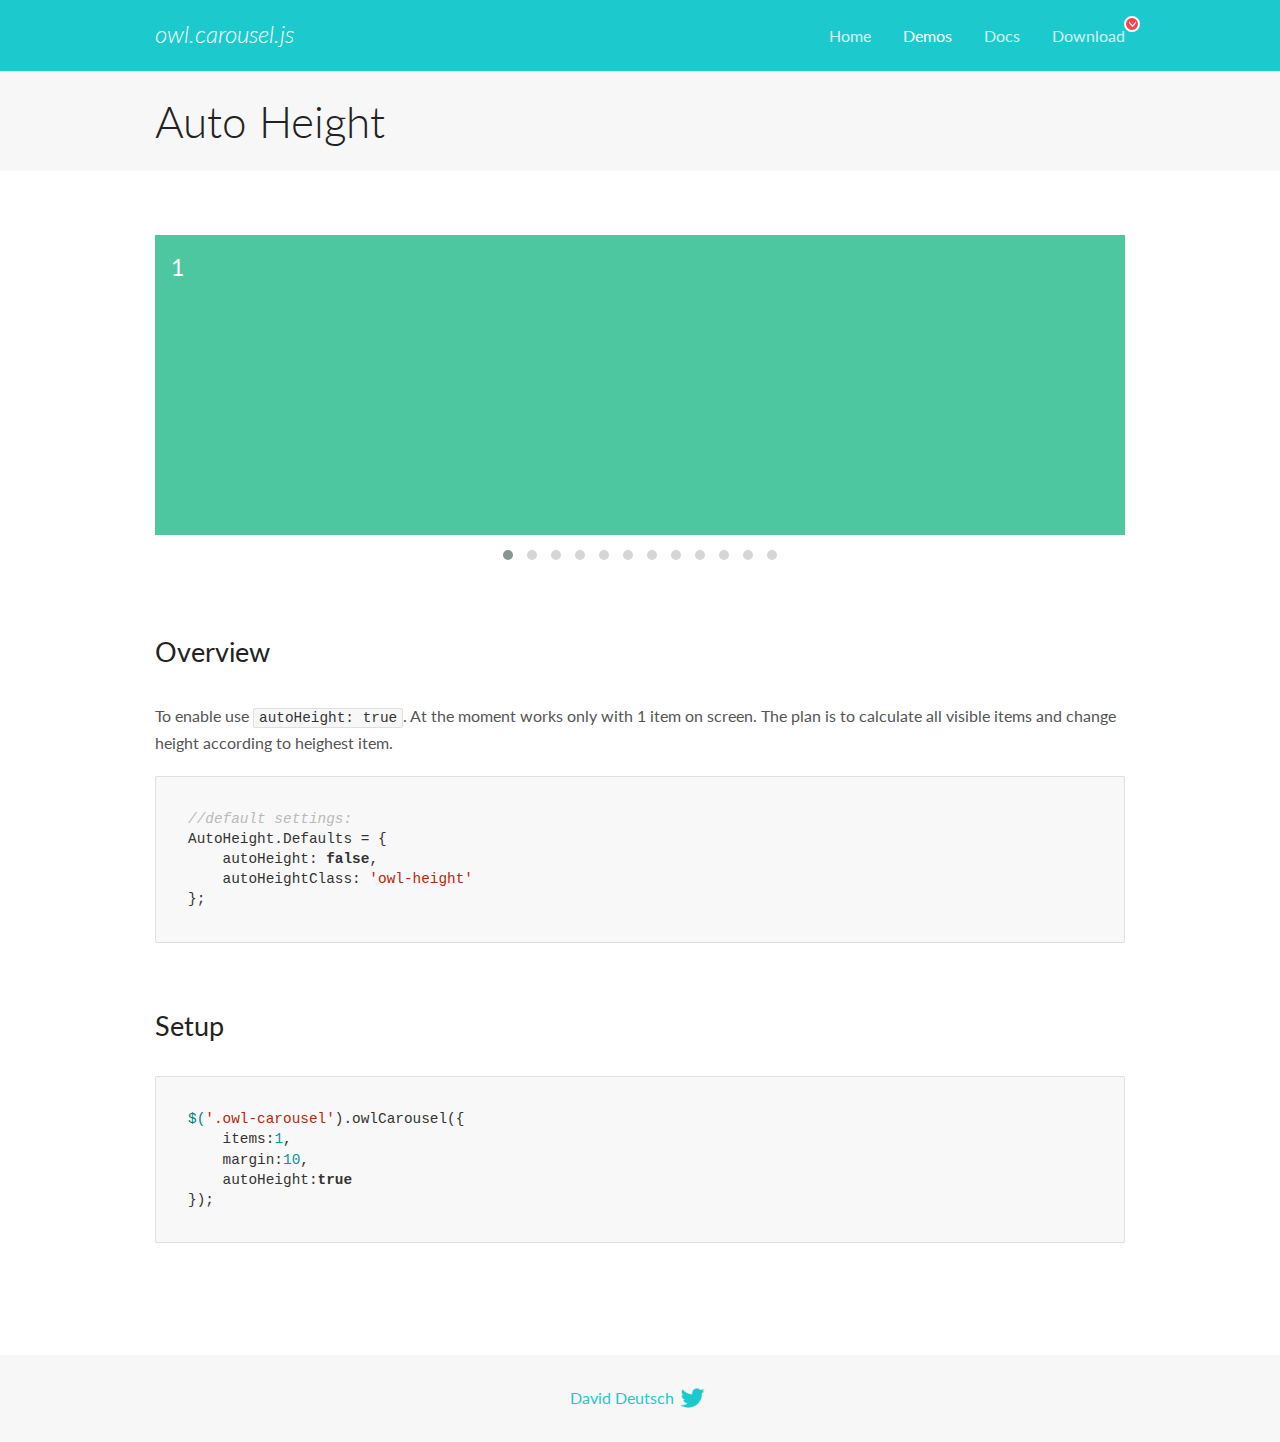
<file: lib/OwlCarousel2/docs/demos/autoheight.html>
<!DOCTYPE html>
<html lang="en">
  <head>

    <!-- head -->
    <meta charset="utf-8">
    <meta name="msapplication-tap-highlight" content="no" />
    <meta name="viewport" content="width=device-width, initial-scale=1.0" />
    <meta name="description" content="autoHeight usage demo">
    <meta name="author" content="David Deutsch">
    <title>
      Auto Height Demo | Owl Carousel | 2.3.4
    </title>

    <!-- Stylesheets -->
    <link href='https://fonts.googleapis.com/css?family=Lato:300,400,700,400italic,300italic' rel='stylesheet' type='text/css'>
    <link rel="stylesheet" href="../assets/css/docs.theme.min.css">

    <!-- Owl Stylesheets -->
    <link rel="stylesheet" href="../assets/owlcarousel/assets/owl.carousel.min.css">
    <link rel="stylesheet" href="../assets/owlcarousel/assets/owl.theme.default.min.css">

    <!-- HTML5 shim and Respond.js IE8 support of HTML5 elements and media queries -->

    <!--[if lt IE 9]>
      <script src="https://oss.maxcdn.com/libs/html5shiv/3.7.0/html5shiv.js"></script>
      <script src="https://oss.maxcdn.com/libs/respond.js/1.3.0/respond.min.js"></script>
    <![endif]-->

    <!-- Favicons -->
    <link rel="apple-touch-icon-precomposed" sizes="144x144" href="../assets/ico/apple-touch-icon-144-precomposed.png">
    <link rel="shortcut icon" href="../assets/ico/favicon.png">
    <link rel="shortcut icon" href="favicon.ico">

    <!-- Yeah i know js should not be in header. Its required for demos.-->

    <!-- javascript -->
    <script src="../assets/vendors/jquery.min.js"></script>
    <script src="../assets/owlcarousel/owl.carousel.js"></script>
  </head>
  <body>

    <!-- header -->
    <header class="header">
      <div class="row">
        <div class="large-12 columns">
          <div class="brand left">
            <h3>
              <a href="/OwlCarousel2/">owl.carousel.js</a> 
            </h3>
          </div>
          <a id="toggle-nav" class="right">
            <span></span> <span></span> <span></span> 
          </a> 
          <div class="nav-bar">
            <ul class="clearfix">
              <li> <a href="/OwlCarousel2/index.html">Home</a>  </li>
              <li class="active">
                <a href="/OwlCarousel2/demos/demos.html">Demos</a> 
              </li>
              <li> <a href="/OwlCarousel2/docs/started-welcome.html">Docs</a>  </li>
              <li>
                <a href="https://github.com/OwlCarousel2/OwlCarousel2/archive/2.3.4.zip">Download</a> 
                <span class="download"></span> 
              </li>
            </ul>
          </div>
        </div>
      </div>
    </header>

    <!-- title -->
    <section class="title">
      <div class="row">
        <div class="large-12 columns">
          <h1>Auto Height</h1>
        </div>
      </div>
    </section>

    <!--  Demos -->
    <section id="demos">
      <div class="row">
        <div class="large-12 columns">
          <div class="owl-carousel owl-theme">
            <div class="item" style="height:300px">
              <h4>1</h4>
            </div>
            <div class="item" style="height:100px">
              <h4>2</h4>
            </div>
            <div class="item" style="height:500px">
              <h4>3</h4>
            </div>
            <div class="item" style="height:250px">
              <h4>4</h4>
            </div>
            <div class="item" style="height:400px">
              <h4>5</h4>
            </div>
            <div class="item" style="height:500px">
              <h4>6</h4>
            </div>
            <div class="item" style="height:600px">
              <h4>7</h4>
            </div>
            <div class="item" style="height:400px">
              <h4>8</h4>
            </div>
            <div class="item" style="height:300px">
              <h4>9</h4>
            </div>
            <div class="item" style="height:350px">
              <h4>10</h4>
            </div>
            <div class="item" style="height:200px">
              <h4>11</h4>
            </div>
            <div class="item" style="height:150px">
              <h4>12</h4>
            </div>
          </div>
          <h3 id="overview">Overview</h3>
          <p>To enable use <code>autoHeight: true</code>. At the moment works only with 1 item on screen. The plan is to calculate all visible items and change height according to heighest item.</p>
          <pre><code>//default settings:
AutoHeight.Defaults = {
    autoHeight: false,
    autoHeightClass: &#39;owl-height&#39;
};</code></pre>
          <h3 id="setup">Setup</h3>
          <pre><code>$(&#39;.owl-carousel&#39;).owlCarousel({
    items:1,
    margin:10,
    autoHeight:true
});</code></pre>
          <script>
            $(document).ready(function() {
              $('.owl-carousel').owlCarousel({
                items: 1,
                margin: 10,
                autoHeight: true
              });
            })
          </script>
        </div>
      </div>
    </section>

    <!-- footer -->
    <footer class="footer">
      <div class="row">
        <div class="large-12 columns">
          <h5>
            <a href="/OwlCarousel2/docs/support-contact.html">David Deutsch</a> 
            <a id="custom-tweet-button" href="https://twitter.com/share?url=https://github.com/OwlCarousel2/OwlCarousel2&text=Owl Carousel - This is so awesome! " target="_blank"></a> 
          </h5>
        </div>
      </div>
    </footer>

    <!-- vendors -->
    <script src="../assets/vendors/highlight.js"></script>
    <script src="../assets/js/app.js"></script>
  </body>
</html>
</file>
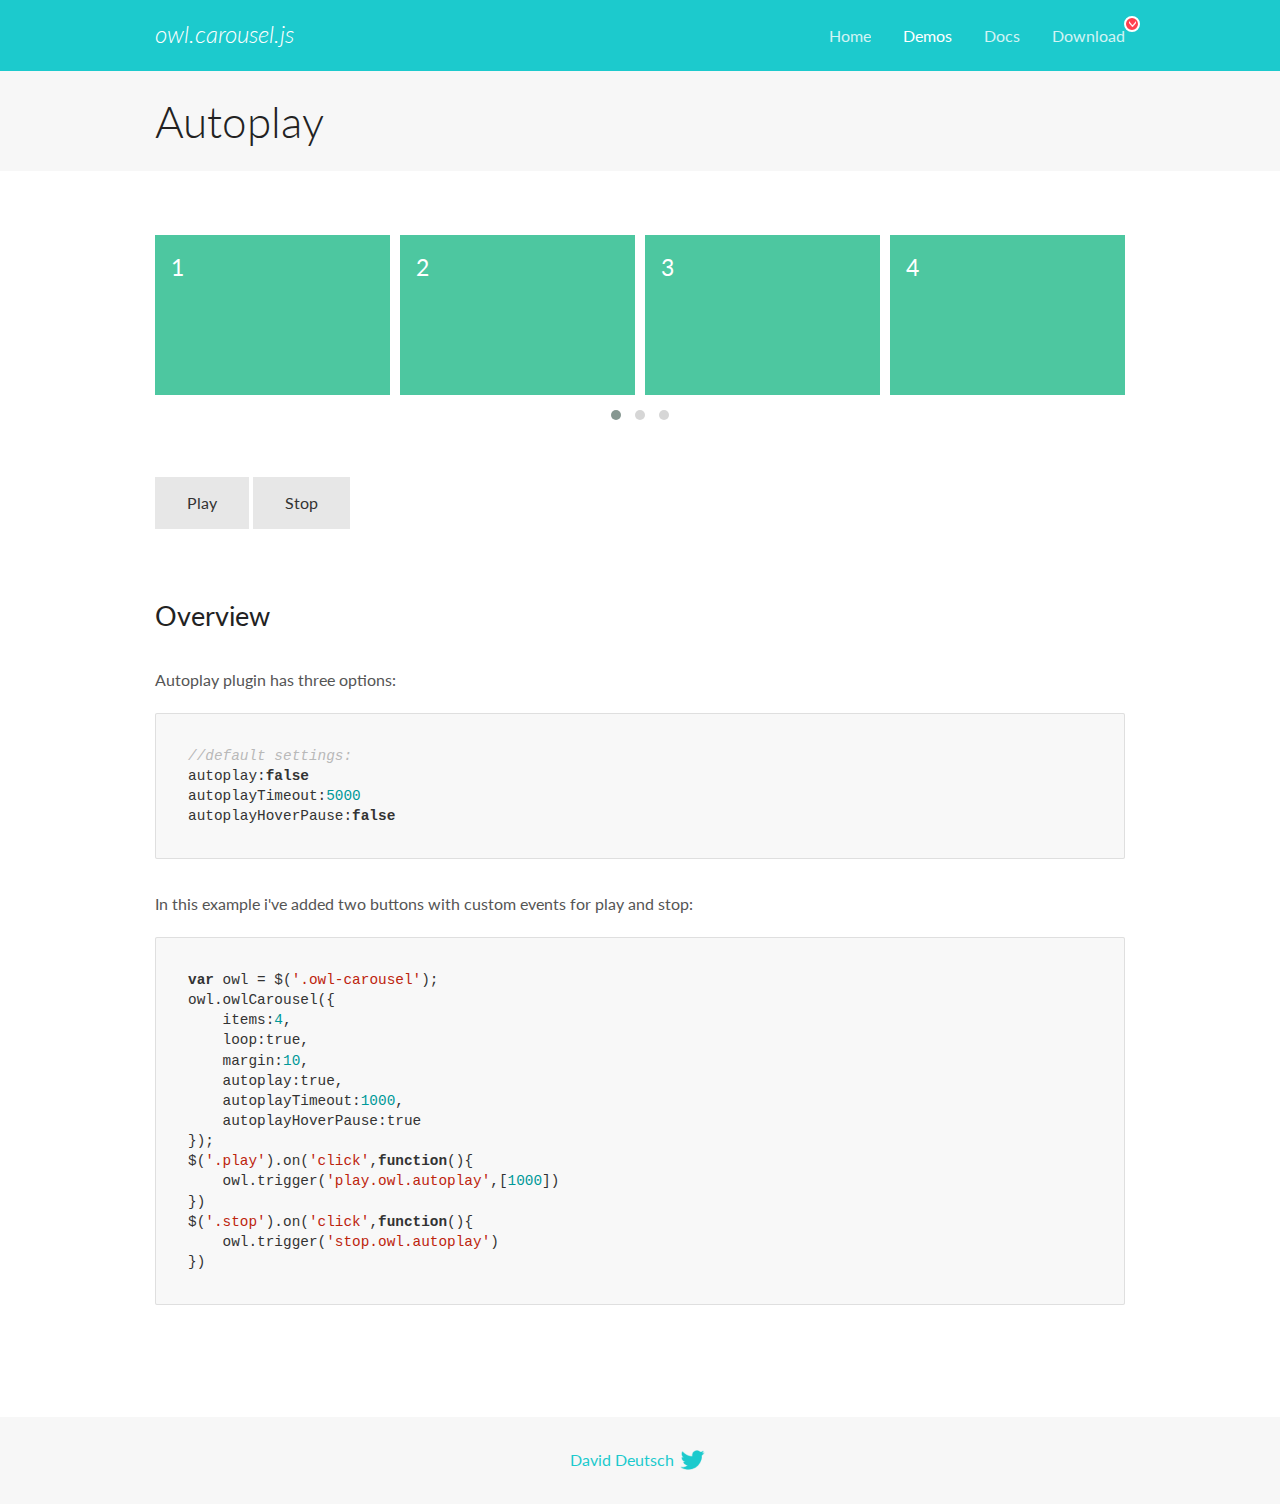
<file: lib/OwlCarousel2/docs/demos/autoplay.html>
<!DOCTYPE html>
<html lang="en">
  <head>

    <!-- head -->
    <meta charset="utf-8">
    <meta name="msapplication-tap-highlight" content="no" />
    <meta name="viewport" content="width=device-width, initial-scale=1.0" />
    <meta name="description" content="Autoplay usage demo">
    <meta name="author" content="David Deutsch">
    <title>
      Autoplay Demo | Owl Carousel | 2.3.4
    </title>

    <!-- Stylesheets -->
    <link href='https://fonts.googleapis.com/css?family=Lato:300,400,700,400italic,300italic' rel='stylesheet' type='text/css'>
    <link rel="stylesheet" href="../assets/css/docs.theme.min.css">

    <!-- Owl Stylesheets -->
    <link rel="stylesheet" href="../assets/owlcarousel/assets/owl.carousel.min.css">
    <link rel="stylesheet" href="../assets/owlcarousel/assets/owl.theme.default.min.css">

    <!-- HTML5 shim and Respond.js IE8 support of HTML5 elements and media queries -->

    <!--[if lt IE 9]>
      <script src="https://oss.maxcdn.com/libs/html5shiv/3.7.0/html5shiv.js"></script>
      <script src="https://oss.maxcdn.com/libs/respond.js/1.3.0/respond.min.js"></script>
    <![endif]-->

    <!-- Favicons -->
    <link rel="apple-touch-icon-precomposed" sizes="144x144" href="../assets/ico/apple-touch-icon-144-precomposed.png">
    <link rel="shortcut icon" href="../assets/ico/favicon.png">
    <link rel="shortcut icon" href="favicon.ico">

    <!-- Yeah i know js should not be in header. Its required for demos.-->

    <!-- javascript -->
    <script src="../assets/vendors/jquery.min.js"></script>
    <script src="../assets/owlcarousel/owl.carousel.js"></script>
  </head>
  <body>

    <!-- header -->
    <header class="header">
      <div class="row">
        <div class="large-12 columns">
          <div class="brand left">
            <h3>
              <a href="/OwlCarousel2/">owl.carousel.js</a> 
            </h3>
          </div>
          <a id="toggle-nav" class="right">
            <span></span> <span></span> <span></span> 
          </a> 
          <div class="nav-bar">
            <ul class="clearfix">
              <li> <a href="/OwlCarousel2/index.html">Home</a>  </li>
              <li class="active">
                <a href="/OwlCarousel2/demos/demos.html">Demos</a> 
              </li>
              <li> <a href="/OwlCarousel2/docs/started-welcome.html">Docs</a>  </li>
              <li>
                <a href="https://github.com/OwlCarousel2/OwlCarousel2/archive/2.3.4.zip">Download</a> 
                <span class="download"></span> 
              </li>
            </ul>
          </div>
        </div>
      </div>
    </header>

    <!-- title -->
    <section class="title">
      <div class="row">
        <div class="large-12 columns">
          <h1>Autoplay</h1>
        </div>
      </div>
    </section>

    <!--  Demos -->
    <section id="demos">
      <div class="row">
        <div class="large-12 columns">
          <div class="owl-carousel owl-theme">
            <div class="item">
              <h4>1</h4>
            </div>
            <div class="item">
              <h4>2</h4>
            </div>
            <div class="item">
              <h4>3</h4>
            </div>
            <div class="item">
              <h4>4</h4>
            </div>
            <div class="item">
              <h4>5</h4>
            </div>
            <div class="item">
              <h4>6</h4>
            </div>
            <div class="item">
              <h4>7</h4>
            </div>
            <div class="item">
              <h4>8</h4>
            </div>
            <div class="item">
              <h4>9</h4>
            </div>
            <div class="item">
              <h4>10</h4>
            </div>
            <div class="item">
              <h4>11</h4>
            </div>
            <div class="item">
              <h4>12</h4>
            </div>
          </div>
          <a class="button secondary play">Play</a> 
          <a class="button secondary stop">Stop</a> 
          <h3 id="overview">Overview</h3>
          <p>Autoplay plugin has three options:</p>
          <pre><code>//default settings:
autoplay:false
autoplayTimeout:5000
autoplayHoverPause:false</code></pre>
          <p>In this example i&#39;ve added two buttons with custom events for play and stop:</p>
          <pre><code>var owl = $(&#39;.owl-carousel&#39;);
owl.owlCarousel({
    items:4,
    loop:true,
    margin:10,
    autoplay:true,
    autoplayTimeout:1000,
    autoplayHoverPause:true
});
$(&#39;.play&#39;).on(&#39;click&#39;,function(){
    owl.trigger(&#39;play.owl.autoplay&#39;,[1000])
})
$(&#39;.stop&#39;).on(&#39;click&#39;,function(){
    owl.trigger(&#39;stop.owl.autoplay&#39;)
})</code></pre>
          <script>
            $(document).ready(function() {
              var owl = $('.owl-carousel');
              owl.owlCarousel({
                items: 4,
                loop: true,
                margin: 10,
                autoplay: true,
                autoplayTimeout: 1000,
                autoplayHoverPause: true
              });
              $('.play').on('click', function() {
                owl.trigger('play.owl.autoplay', [1000])
              })
              $('.stop').on('click', function() {
                owl.trigger('stop.owl.autoplay')
              })
            })
          </script>
        </div>
      </div>
    </section>

    <!-- footer -->
    <footer class="footer">
      <div class="row">
        <div class="large-12 columns">
          <h5>
            <a href="/OwlCarousel2/docs/support-contact.html">David Deutsch</a> 
            <a id="custom-tweet-button" href="https://twitter.com/share?url=https://github.com/OwlCarousel2/OwlCarousel2&text=Owl Carousel - This is so awesome! " target="_blank"></a> 
          </h5>
        </div>
      </div>
    </footer>

    <!-- vendors -->
    <script src="../assets/vendors/highlight.js"></script>
    <script src="../assets/js/app.js"></script>
  </body>
</html>
</file>
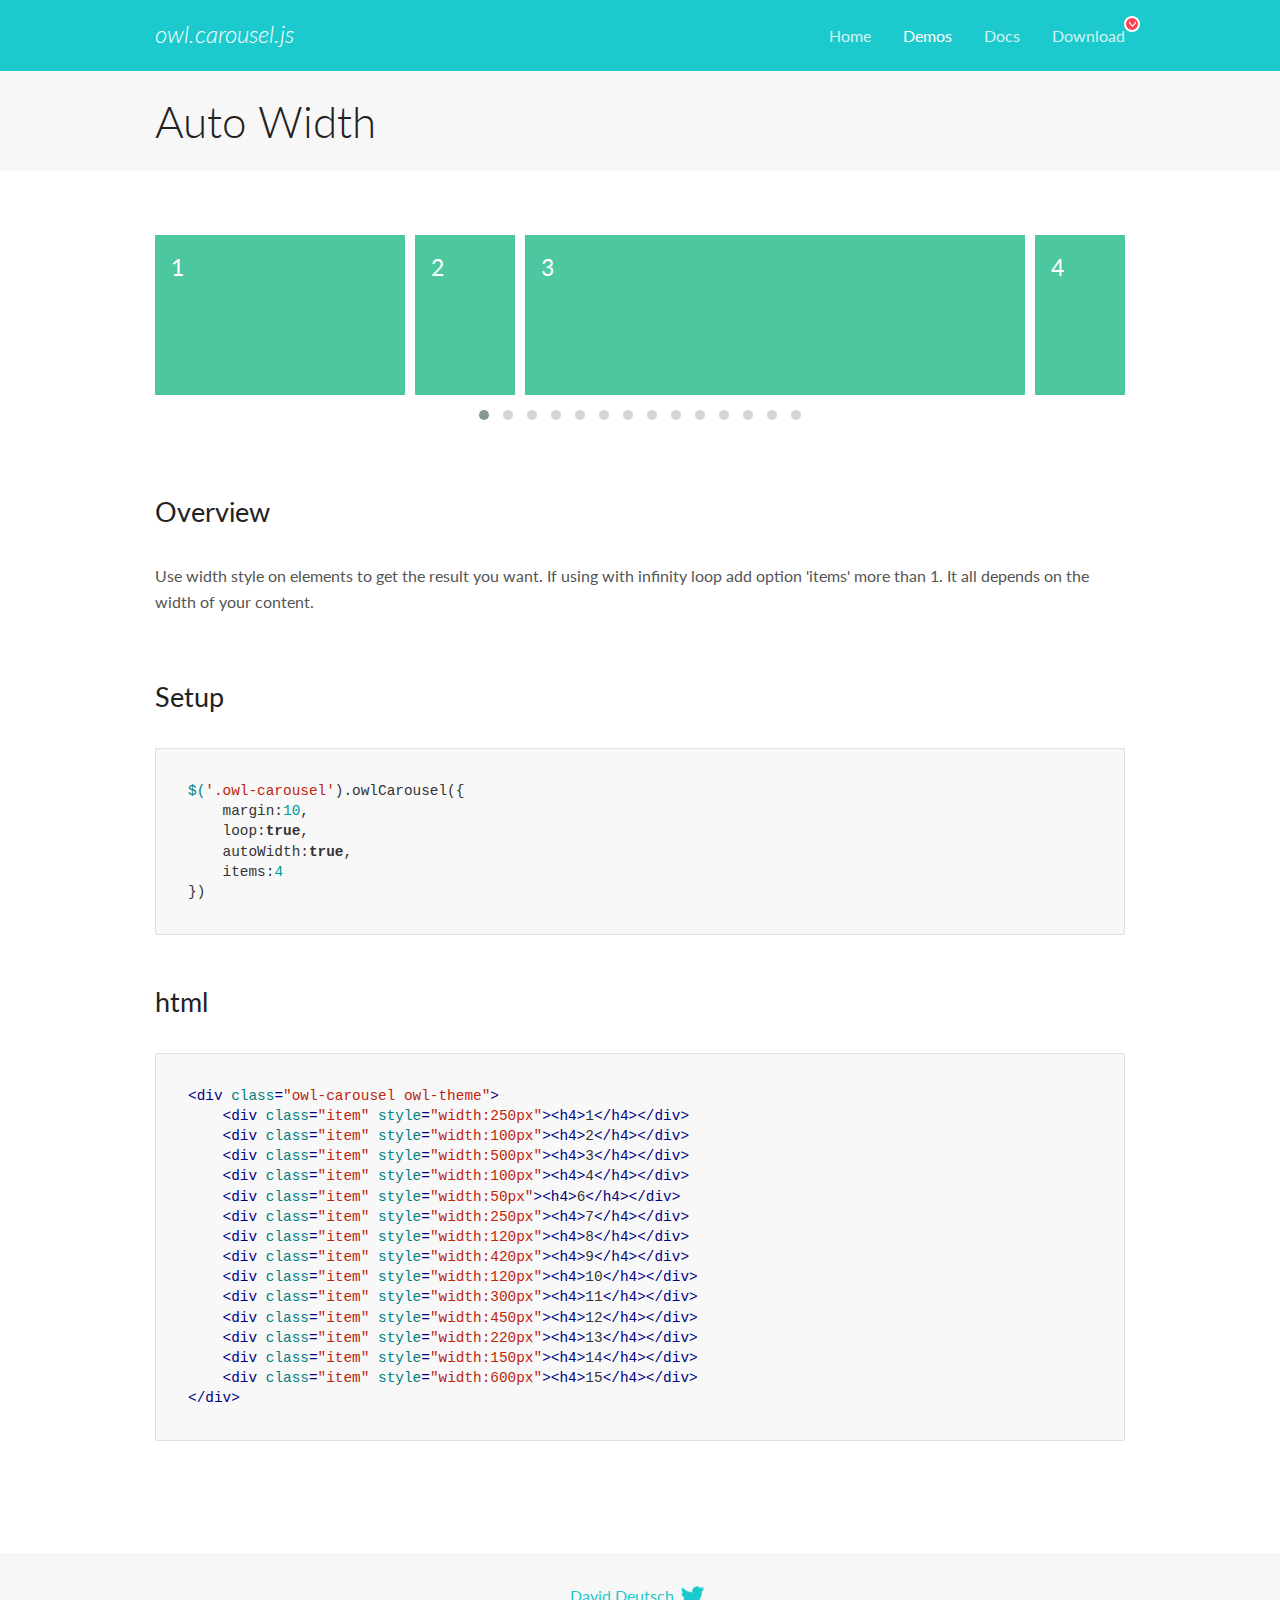
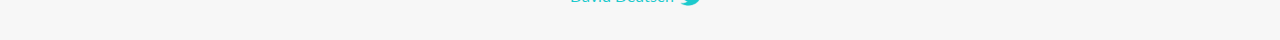
<file: lib/OwlCarousel2/docs/demos/autowidth.html>
<!DOCTYPE html>
<html lang="en">
  <head>

    <!-- head -->
    <meta charset="utf-8">
    <meta name="msapplication-tap-highlight" content="no" />
    <meta name="viewport" content="width=device-width, initial-scale=1.0" />
    <meta name="description" content="Auto Width">
    <meta name="author" content="David Deutsch">
    <title>
      Auto Width Demo | Owl Carousel | 2.3.4
    </title>

    <!-- Stylesheets -->
    <link href='https://fonts.googleapis.com/css?family=Lato:300,400,700,400italic,300italic' rel='stylesheet' type='text/css'>
    <link rel="stylesheet" href="../assets/css/docs.theme.min.css">

    <!-- Owl Stylesheets -->
    <link rel="stylesheet" href="../assets/owlcarousel/assets/owl.carousel.min.css">
    <link rel="stylesheet" href="../assets/owlcarousel/assets/owl.theme.default.min.css">

    <!-- HTML5 shim and Respond.js IE8 support of HTML5 elements and media queries -->

    <!--[if lt IE 9]>
      <script src="https://oss.maxcdn.com/libs/html5shiv/3.7.0/html5shiv.js"></script>
      <script src="https://oss.maxcdn.com/libs/respond.js/1.3.0/respond.min.js"></script>
    <![endif]-->

    <!-- Favicons -->
    <link rel="apple-touch-icon-precomposed" sizes="144x144" href="../assets/ico/apple-touch-icon-144-precomposed.png">
    <link rel="shortcut icon" href="../assets/ico/favicon.png">
    <link rel="shortcut icon" href="favicon.ico">

    <!-- Yeah i know js should not be in header. Its required for demos.-->

    <!-- javascript -->
    <script src="../assets/vendors/jquery.min.js"></script>
    <script src="../assets/owlcarousel/owl.carousel.js"></script>
  </head>
  <body>

    <!-- header -->
    <header class="header">
      <div class="row">
        <div class="large-12 columns">
          <div class="brand left">
            <h3>
              <a href="/OwlCarousel2/">owl.carousel.js</a> 
            </h3>
          </div>
          <a id="toggle-nav" class="right">
            <span></span> <span></span> <span></span> 
          </a> 
          <div class="nav-bar">
            <ul class="clearfix">
              <li> <a href="/OwlCarousel2/index.html">Home</a>  </li>
              <li class="active">
                <a href="/OwlCarousel2/demos/demos.html">Demos</a> 
              </li>
              <li> <a href="/OwlCarousel2/docs/started-welcome.html">Docs</a>  </li>
              <li>
                <a href="https://github.com/OwlCarousel2/OwlCarousel2/archive/2.3.4.zip">Download</a> 
                <span class="download"></span> 
              </li>
            </ul>
          </div>
        </div>
      </div>
    </header>

    <!-- title -->
    <section class="title">
      <div class="row">
        <div class="large-12 columns">
          <h1>Auto Width</h1>
        </div>
      </div>
    </section>

    <!--  Demos -->
    <section id="demos">
      <div class="row">
        <div class="large-12 columns">
          <div class="owl-carousel owl-theme">
            <div class="item" style="width:250px">
              <h4>1</h4>
            </div>
            <div class="item" style="width:100px">
              <h4>2</h4>
            </div>
            <div class="item" style="width:500px">
              <h4>3</h4>
            </div>
            <div class="item" style="width:100px">
              <h4>4</h4>
            </div>
            <div class="item" style="width:50px">
              <h4>6</h4>
            </div>
            <div class="item" style="width:250px">
              <h4>7</h4>
            </div>
            <div class="item" style="width:120px">
              <h4>8</h4>
            </div>
            <div class="item" style="width:420px">
              <h4>9</h4>
            </div>
            <div class="item" style="width:120px">
              <h4>10</h4>
            </div>
            <div class="item" style="width:300px">
              <h4>11</h4>
            </div>
            <div class="item" style="width:450px">
              <h4>12</h4>
            </div>
            <div class="item" style="width:220px">
              <h4>13</h4>
            </div>
            <div class="item" style="width:150px">
              <h4>14</h4>
            </div>
            <div class="item" style="width:600px">
              <h4>15</h4>
            </div>
          </div>
          <h3 id="overview">Overview</h3>
          <p>Use width style on elements to get the result you want. If using with infinity loop add option &#39;items&#39; more than 1. It all depends on the width of your content.</p>
          <h3 id="setup">Setup</h3>
          <pre><code>$(&#39;.owl-carousel&#39;).owlCarousel({
    margin:10,
    loop:true,
    autoWidth:true,
    items:4
})</code></pre>
          <h3 id="html">html</h3>
          <pre><code>&lt;div class=&quot;owl-carousel owl-theme&quot;&gt;
    &lt;div class=&quot;item&quot; style=&quot;width:250px&quot;&gt;&lt;h4&gt;1&lt;/h4&gt;&lt;/div&gt;
    &lt;div class=&quot;item&quot; style=&quot;width:100px&quot;&gt;&lt;h4&gt;2&lt;/h4&gt;&lt;/div&gt;
    &lt;div class=&quot;item&quot; style=&quot;width:500px&quot;&gt;&lt;h4&gt;3&lt;/h4&gt;&lt;/div&gt;
    &lt;div class=&quot;item&quot; style=&quot;width:100px&quot;&gt;&lt;h4&gt;4&lt;/h4&gt;&lt;/div&gt;
    &lt;div class=&quot;item&quot; style=&quot;width:50px&quot;&gt;&lt;h4&gt;6&lt;/h4&gt;&lt;/div&gt;
    &lt;div class=&quot;item&quot; style=&quot;width:250px&quot;&gt;&lt;h4&gt;7&lt;/h4&gt;&lt;/div&gt;
    &lt;div class=&quot;item&quot; style=&quot;width:120px&quot;&gt;&lt;h4&gt;8&lt;/h4&gt;&lt;/div&gt;
    &lt;div class=&quot;item&quot; style=&quot;width:420px&quot;&gt;&lt;h4&gt;9&lt;/h4&gt;&lt;/div&gt;
    &lt;div class=&quot;item&quot; style=&quot;width:120px&quot;&gt;&lt;h4&gt;10&lt;/h4&gt;&lt;/div&gt;
    &lt;div class=&quot;item&quot; style=&quot;width:300px&quot;&gt;&lt;h4&gt;11&lt;/h4&gt;&lt;/div&gt;
    &lt;div class=&quot;item&quot; style=&quot;width:450px&quot;&gt;&lt;h4&gt;12&lt;/h4&gt;&lt;/div&gt;
    &lt;div class=&quot;item&quot; style=&quot;width:220px&quot;&gt;&lt;h4&gt;13&lt;/h4&gt;&lt;/div&gt;
    &lt;div class=&quot;item&quot; style=&quot;width:150px&quot;&gt;&lt;h4&gt;14&lt;/h4&gt;&lt;/div&gt;
    &lt;div class=&quot;item&quot; style=&quot;width:600px&quot;&gt;&lt;h4&gt;15&lt;/h4&gt;&lt;/div&gt;
&lt;/div&gt;</code></pre>
          <script>
            $(document).ready(function() {
              $('.owl-carousel').owlCarousel({
                margin: 10,
                loop: true,
                autoWidth: true,
                items: 4
              })
            })
          </script>
        </div>
      </div>
    </section>

    <!-- footer -->
    <footer class="footer">
      <div class="row">
        <div class="large-12 columns">
          <h5>
            <a href="/OwlCarousel2/docs/support-contact.html">David Deutsch</a> 
            <a id="custom-tweet-button" href="https://twitter.com/share?url=https://github.com/OwlCarousel2/OwlCarousel2&text=Owl Carousel - This is so awesome! " target="_blank"></a> 
          </h5>
        </div>
      </div>
    </footer>

    <!-- vendors -->
    <script src="../assets/vendors/highlight.js"></script>
    <script src="../assets/js/app.js"></script>
  </body>
</html>
</file>
<file: css/orlando.css>
@font-face{
    font-family: 'OpenSans';
    src: url("../fonts/Open_Sans/OpenSans-Regular.ttf");
    font-size: 1em;
}
@font-face{
    font-family: 'OpenSans-Light';
    src: url("../fonts/Open_Sans/OpenSans-Light.ttf");
    font-size: 1em;
}


header{
    width: 100%;
    height: 150px;
    background-color: rgba(91,41,154, .8);
    z-index: 2;
    position: relative;
    
}
header .container{
    position: relative;
}
header .header-black{
    background-color: #000;
    height: 40px;
}
#btn-bars,#btn-search,#btn-news-prev,#btn-news-next{
    display: none;
}
header .header-black li{
    display: inline-block;
    background-image: url("../img/clubs.png");
    background-repeat: no-repeat;
    margin: 4px 8px;
}
#club-01{
    background-position: 0px 0px;
}
#club-02{
    background-position: -48px 0px;
}
#club-03{
    background-position: -97px 0px;
}
#club-04{
    background-position: -140px 0px;
}
#club-05{
    background-position: -189px 0px;
}
#club-06{
    background-position: -238px 0px;
}
#club-07{
    background-position: -289px 0px;
}
#club-08{
    background-position: -334px 0px;
}
#club-09{
    background-position: -382px 0px;
}
#club-10{
    background-position: -429px 0px;
}
#club-11{
    background-position: -478px 0px;
}
#club-12{
    background-position: -528px 0px;
}
#club-13{
    background-position: -579px 0px;
}
#club-14{
    background-position: -630px 0px;
}
#club-15{
    background-position: -672px 0px;
}
#club-16{
    background-position: -716px 0px;
}
#club-17{
    background-position: -763px 0px;
}
#club-18{
    background-position: -804px 0px;
}
#club-19{
    background-position: -855px 0px;
}
#club-20{
    background-position: -900px 0px;
}

header .header-black li a{
    width: 32px;
    height: 32px;
    display: block;
}
header #logotipo{
    position: absolute;
    top: 20px;
    z-index: 3;
}
#banner h1.efeito{
    color: red;
    font-size: 12em;
    
}

#menu{
    margin-top: 25px;
    font-family: "OpenSans";
}
#menu li.search{
    width: 196px;
    transition-timing-function: cubic-bezier(1,-.91,1.45,1);
    transition-duration: 1s;

}
#menu li.search.ativo{
    width: 300px;
}
#menu li.search input{
    background-color: #5c2d90;
    color: #FFF;
    border: none;
}
#menu li.search.ativo input{
    width: 300px;
}
#menu li.search input {
	background-color: #5C2D90;
	color: #fff;
	border: none;
	height: 30px;
	line-height: 30px;
	padding-left: 8px;
}
#menu li.search input::-webkit-input-placeholder{
    color:#FFF;
}
#menu li.search button {
	background: none;
	border: none;
	position: absolute;
    right: 3px;
    top: 3px;
}
#menu li.search button i {
	font-size: 14px;
	color: rgba(255, 255, 255, .5);
}
#menu li a {
	color: #FFF;
	font-size: 16px;
	padding: 10px 25px;
	font-weight: bold;
}
#menu li.search .input-group {
	top: 8px;
}
#button-addon2{
    border:none;
    color: rgba(255,255,255, .7);
}
#banner{
    width: 100%;
    height: 780px;
    position: relative;
    background: url("../img/banner.jpg") no-repeat;
    top: -130px;
    background-position: 0% -100px ;
}
#banner h1{
    transition: 1s;
    color: #FFF;
    top: 300px;
    margin-left: 50px;
    position: relative;
    font-size: 92px;
    font-family: 'OpenSans-Light';
    text-shadow: 2px 2px 2px rgba(0,0,0, .45);
}
#banner h1 small{
    display: block;
    font-size: 32px;
    color: #FFF;
    font-family: 'OpenSans';
    font-weight: bold;
}
#news{
    position: relative;
    top: -110px
}

#news h2{
    color:#5E2799;
    font-family: 'OpenSans-Light';
    font-size: 48px;
    text-align:center;
    text-transform: uppercase;
}
#news hr{
    border:#FDE192 solid 8px;
    width: 200px;
    margin: 0 auto;
}
#news .thumbnails{
    margin-top: 20px;

}
#news .thumbnails h3{
    color: #5E299A;
    font-size: 18px;
    font-family: 'OpenSans';
    font-weight: bold;
    margin-bottom: 0;
}
#news .thumbnails time{
    color: #A7A7A7;
    font-size: 18;
    font-family: 'OpenSans';
}
#news .thumbnails .item-inner {
    padding: 10px;
}
#new .thumbnails .item-inner img{
    width: 100%;
}
#estatisticas{
    background-color: #5E299A;
    width: 100%;
    height: 200px;
    
}
#estatisticas p{
    color: #FDE092;
    text-transform: uppercase;
    font-family: 'OpenSans-Light';
    font-size: 64px;
    margin-top: 33px;
}
#estatisticas small{
    color: #FFF;
    font-size: 24px;
    display: block;
}
#call-to-action{
    text-align:center ;
}

#call-to-action h2{
    color:#5E2799;
    font-family: 'OpenSans-Light';
    font-size: 48px;
    text-align:center;
}
#call-to-action hr{
    border:#FDE192 solid 8px;
    width: 200px;
    margin: 0 auto;
}
#call-to-action p{
    margin-top: 60px;
    margin-bottom: 40px;
    color: #656565;
}
#call-to-action .btn{
    min-width: 164px;
    height: 44px;
    border-radius: 0;
}
#call-to-action .btn-roxo {
    color: #fff;
    background-color: #5E299A;
    border-color: #5E299A;
    
}
#call-to-action .btn-amarelo {
    color: #000;
    background-color: #FDE192;
    border-color: #FDE192;
}
#call-to-action .row-max-400{
    margin: 0 auto;
    max-width: 400px;
}
footer{
    margin-top: 110px;
}
footer .row{
    width: 100%;
}
footer .row p{
    line-height: 55px;
}
footer .row-cinza-claro{
    height: 200px;
    background-color: #171F26;
}
footer .row-cinza-escuro{
    border-top: #242D37 1px solid;
    height: 60px;
    background-color: #11171D;
    
}
footer .row .col-md-6{
    line-height: 64px;
    margin-bottom: 0;
    
}
footer .texto-escuro{
    font-family: 'OpenSans';
    font-size: 14px;
    color: #666;
    
}
footer .texto-roxo{
    font-family: 'OpenSans';
    font-weight: bold;
    font-size: 14px;
    color: #623291;
    
}
#logo-footer{
    margin-top: 10%;
}
footer #col-popular-post,
footer #col-links,
footer #col-get-in-touch{
    margin-top: 34px;
}
footer .row-cols h4{
    font-family: 'OpenSans';
    font-size: 16px;
    color:#fff;
    padding-bottom: 17px;
    border-bottom: #242D37 1px solid;
    text-transform: uppercase;
}
footer .row-cols h5{
    color: #666;
    font-family: Arial;
    font-size: 14px;
    margin-bottom: 0;
}
footer .row-cols time {
    color:#FDE092;
    font-family: Arial;
    font-size: 14px;
}
footer #col-links a,
footer #col-get-in-touch a{
    color: #fff;
    font-family: Arial;
    font-size: 14px;
    text-decoration: none;
}
footer #col-links .fas{
    margin-right: 6px ;
}
footer #col-get-in-touch address{
    color: #666;
    font-family: Arial;
    font-size: 14px;
    margin-bottom: 0;
}
footer #col-get-in-touch a{
    color: #666;
    font-family: Arial;
    font-size: 14px;
}
footer #col-get-in-touch address i{
    position: relative;
    top: -14px;
    font-size: 20px;
}

footer #col-get-in-touch address span{
    display:inline-block;
    margin-left: 0.2em;
}
footer #col-get-in-touch p{
    line-height: 20px;
}
footer .list-socials{
    margin-top: 4px;
}
footer .list-socials li{
    display: inline-block;
}
footer .list-socials a {
    display: block;
    border: #9B9B9B solid 1px;
    width: 28px;
    height: 28px;
    line-height: 28px;
    border-radius: 50% 50% ;
    text-align: center;
    padding-bottom: 2px;
}
footer .list-socials i{
    font-size: 16px ;
    margin: 7px auto;
}
.row video{
    position: relative;
    width: 80%;
}
#volume{
    width: 80%;
}
#icon-end{
    display: none;
}
</file>
<file: css/orlando-mobile.css>
/*Tamanho padrão para tablets*/
@media only screen and (max-width: 768px){
 .header-black ul{
     display: none;
 }
}
/*Tamanho padrão para smartsphones*/
@media only screen and (max-width: 480px){
    .header-black{
        position: fixed;
        top: 0;
        width: 99%;
        z-index: 6;
    }
    .header-black ul, #menu{
        display: none;
    }
    header #logotipo{
        left: 32%;
        z-index: 7;
        transition: 1s;
        
    }
    header.open-menu #logotipo{
        transform: rotate(360deg);
    }
    #btn-bars,#btn-search{
        display: block;
        position:absolute;
        background: none;
        border: none;
        color: #fff;
        font-size: 22px;
        top: 4px;
        
    } 
    #btn-bars{
        left:4px;
    }

    #btn-search{
        right:4px;

    }
    #banner{
        height: 317px;
        background-size: cover;
        background-position: 0;
    }
    #banner h1{
        top: 180px;
        font-size: 48px;
        margin-left: 0;
        text-align: center;
    }
    #banner h1 small{
        font-size: 22px;
    }
    #new h2{
        font-size: 32px;
    }
    #news hr{
        border-width: 4px;
    }
    .owl-carousel .owl-wrapper-outer{
        align-items: center;
    }
    .thumbnails{
        text-align: center;
        z-index: 0;
    }
    #news .thumbnails .item-inner img{
        width: 80%;
        margin-left: 33px;
    }

    #btn-news-prev, #btn-news-next{
        background: none;
        border: none;
        color: #5e2699;
        font-size: 48px;
        display:block;
        position:absolute;
        top: 140px;
        z-index: 1;

    }
    #btn-news-next{
        right: 15px;
    }
    #estatisticas{
        height: inherit;
    }
    #estatisticas p{
        margin-bottom: 40px;
        margin-top: 40px;
    }
    #call-to-action{
        margin-top: 69px;
    }
    #call-to-action hr{
        border-width: 4px;
    }
    #call-to-action p{
        text-align: center;
        margin-top: 40px;
        margin-bottom: 40px;
    }
    #call-to-action .btn{
        min-width: 150px;
    }
    #call-to-action h2{
        font-size: 32px;
    }
    footer{
        margin-top: 60px;
    }
    footer .container{
        padding: 0;
    }
    footer .row p{
        padding-right: 30px;
    }
    footer .row p:first-child{
        margin-top: 15px;
        font-size: 14px;
        text-align: end;
    }
    footer .row .col-md-6 {
        line-height: 20px;
        margin-bottom: 0;
    }
    .copyright-mobile p{
        margin-left: 15px;
        margin-right: 15px;
        font-size: 12px;
        line-height: 0;
    }
    footer .texto-roxo{
        padding-bottom: 12px;
    }
    footer .list-socials{
        position : absolute;
        left: 10%;
        margin-top: 70px;
    }
    footer .list-socials a {
        width: 50px;
        height: 50px;
        margin-right: 10px;
    }
    footer .list-socials i{
        font-size: 30px;
        margin-top: 13px;

    }
    footer .col-md-10{
        padding: 0;
        width: 100%;
    }
    #icon-end{
        display:inline-block;
    }
    footer .mobile-contact{
        position:absolute;
    }
    footer .btn-footer{
        background-color: rgb(17, 23, 29);
        position: relative;
        min-width: 165px;
        font-size: 12px !important;
        left: 6.5%;
        margin-right: 17px;
        text-align: left;
        word-spacing: 17px; 
    }
    .btn-footer i{
        font-size: 22px;
    }
    footer .row-cinza-escuro{
        height: 100%;
    }
    header #menu-mobile{
        position: fixed;
        top: 40px;
        background-color: #fff;
        width: 80%;
        height: 100%;
        left:-80%;
        transition: 1s;
        z-index: 6;
    }

    header.open-menu #menu-mobile{
        left: 0;

    }
    header.open-menu #menu-mobile-mask{
        position: fixed;
        width: 100%;
        height: 100%;
        top:0;
        left: 0;;
        background-color: rgba(0,0,0, .5);
        z-index: 5;
    }
    header.open-menu #logotipo{
        position: fixed;
        top: 50px;
        height: 76px;
        left: calc(40% - 33px) ;
    }
    header.open-menu #menu-mobile{
        padding-top: 80px;
    }
    header.open-menu #menu-mobile ul{
        margin: 20px;
    }
    header.open-menu #menu-mobile li{
        text-align: center;
        border-top: #ccc 1px solid;
    }
    header.open-menu #menu-mobile li:last-child{
        border-bottom: #ccc 1px solid;
    }
    header.open-menu #menu-mobile li a{
        color: #633392;
        font-family: 'OpenSans';
        font-weight: bold;
        font-size: 16px;
        padding: 18px;
    }

    header.open-menu .bar-close{
        position: fixed;
        bottom: 0px;
        background-color: #633392;
        height: 40px;
        z-index: 6;
        width: 80%;

    }
    header.open-menu .bar-close .btn-close{
        background: none;
        border: none;
        color: #fff;
        font-size: 22px;
        width: 100%;
        height: 100%;
        padding: 0;
        text-align: left;
        padding-left: 10px;


    }
    header #input-search-mobile{
        transition: 1s;
        top: -40px;
        position: fixed;
        width: 70%;
        left: 15%;
        background-color: #000;
        border: none;
        height: 40px;
        color: #fff;
        outline: 0;
    }
    header.open-search #input-search-mobile{
        top:0;
        z-index: 8;
    }
    header.open-search #logotipo{
        z-index: 6;
    }

}
</file>
<file: lib/plyr/dist/plyr.css>
.player-captions,.player-controls,.player-controls .player-time{-moz-osx-font-smoothing:grayscale;-webkit-font-smoothing:antialiased}.player-controls button:focus,.player-progress-seek[type=range]:focus,.player-volume[type=range]:focus{outline:0}@-webkit-keyframes progress{to{background-position:40px 0}}@keyframes progress{to{background-position:40px 0}}.sr-only{position:absolute!important;clip:rect(1px,1px,1px,1px);padding:0!important;border:0!important;height:1px!important;width:1px!important;overflow:hidden}.player,.player-video-wrapper{position:relative}.player{max-width:100%;min-width:290px}.player,.player *,.player ::after,.player ::before{box-sizing:border-box}.player audio,.player video{width:100%;height:auto;vertical-align:middle}.player-video-embed{padding-bottom:56.25%;height:0}.player-video-embed iframe{position:absolute;top:0;left:0;width:100%;height:100%;border:0}.player-captions{display:none;position:absolute;bottom:0;left:0;width:100%;padding:20px 20px 30px;color:#fff;font-size:20px;text-align:center}.player-captions span{border-radius:2px;padding:3px 10px;background:rgba(0,0,0,.9)}.player-captions span:empty{display:none}@media (min-width:768px){.player-captions{font-size:24px}}.player.captions-active .player-captions{display:block}.player.fullscreen-active .player-captions{font-size:32px}.player-controls{zoom:1;position:relative;padding:10px;background:#fff;line-height:1;text-align:center;box-shadow:0 1px 1px rgba(52,63,74,.2)}.player-controls:after,.player-controls:before{content:"";display:table}.player-controls:after{clear:both}.player-controls-right{display:block;margin:10px auto 0}@media (min-width:560px){.player-controls-left{float:left}.player-controls-right{float:right;margin-top:0}}.player-controls button{display:inline-block;vertical-align:middle;margin:0 2px;padding:5px 10px;overflow:hidden;border:0;background:0 0;border-radius:3px;cursor:pointer;color:#6B7D86;transition:background .3s ease,color .3s ease,opacity .3s ease}.player-controls button svg{width:18px;height:18px;display:block;fill:currentColor;transition:fill .3s ease}.player-controls button.tab-focus,.player-controls button:hover{background:#3498DB;color:#fff}.player-controls .icon-captions-on,.player-controls .icon-exit-fullscreen,.player-controls .icon-muted{display:none}.player-controls .player-time{display:inline-block;vertical-align:middle;margin-left:10px;color:#6B7D86;font-weight:600;font-size:14px}.player-controls .player-time+.player-time{display:none}@media (min-width:560px){.player-controls .player-time+.player-time{display:inline-block}}.player-controls .player-time+.player-time::before{content:'\2044';margin-right:10px}.player-tooltip{position:absolute;z-index:2;bottom:100%;margin-bottom:10px;padding:10px 15px;opacity:0;background:#fff;border:1px solid #D6DADD;border-radius:3px;color:#6B7D86;font-size:14px;line-height:1.5;font-weight:600;-webkit-transform:translate(-50%,30px) scale(0);transform:translate(-50%,30px) scale(0);-webkit-transform-origin:50% 100%;transform-origin:50% 100%;transition:opacity .2s .1s ease,-webkit-transform .2s .1s ease;transition:transform .2s .1s ease,opacity .2s .1s ease;transition:transform .2s .1s ease,opacity .2s .1s ease,-webkit-transform .2s .1s ease}.player-tooltip::after{content:'';position:absolute;z-index:1;top:100%;left:50%;display:block;width:10px;height:10px;background:#fff;-webkit-transform:translate(-50%,-50%) rotate(45deg) translateY(1px);transform:translate(-50%,-50%) rotate(45deg) translateY(1px);border:1px solid #D6DADD;border-width:0 1px 1px 0}.player button.tab-focus:focus .player-tooltip,.player button:hover .player-tooltip{opacity:1;-webkit-transform:translate(-50%,0) scale(1);transform:translate(-50%,0) scale(1)}.player button:hover .player-tooltip{z-index:3}.player-progress{position:absolute;bottom:100%;left:0;right:0;width:100%;height:10px;background:rgba(86,93,100,.2)}.player-progress-buffer[value],.player-progress-played[value],.player-progress-seek[type=range]{position:absolute;left:0;top:0;width:100%;height:10px;margin:0;padding:0;vertical-align:top;-webkit-appearance:none;-moz-appearance:none;border:none;background:0 0}.player-progress-buffer[value]::-webkit-progress-bar,.player-progress-played[value]::-webkit-progress-bar{background:0 0}.player-progress-buffer[value]::-webkit-progress-value,.player-progress-played[value]::-webkit-progress-value{background:currentColor}.player-progress-buffer[value]::-moz-progress-bar,.player-progress-played[value]::-moz-progress-bar{background:currentColor}.player-progress-played[value]{z-index:2;color:#3498DB}.player-progress-buffer[value]{color:rgba(86,93,100,.25)}.player-progress-seek[type=range]{z-index:4;cursor:pointer;outline:0}.player-progress-seek[type=range]::-webkit-slider-runnable-track{background:0 0;border:0}.player-progress-seek[type=range]::-webkit-slider-thumb{-webkit-appearance:none;background:0 0;border:0;width:20px;height:10px}.player-progress-seek[type=range]::-moz-range-track{background:0 0;border:0}.player-progress-seek[type=range]::-moz-range-thumb{-moz-appearance:none;background:0 0;border:0;width:20px;height:10px}.player-progress-seek[type=range]::-ms-track{color:transparent;background:0 0;border:0}.player-progress-seek[type=range]::-ms-fill-lower,.player-progress-seek[type=range]::-ms-fill-upper{background:0 0;border:0}.player-progress-seek[type=range]::-ms-thumb{background:0 0;border:0;width:20px;height:10px}.player-progress-seek[type=range]::-moz-focus-outer{border:0}.player.loading .player-progress-buffer{-webkit-animation:progress 1s linear infinite;animation:progress 1s linear infinite;background-size:40px 40px;background-repeat:repeat-x;background-color:rgba(86,93,100,.25);background-image:linear-gradient(-45deg,rgba(0,0,0,.15) 25%,transparent 25%,transparent 50%,rgba(0,0,0,.15) 50%,rgba(0,0,0,.15) 75%,transparent 75%,transparent);color:transparent}.player-controls [data-player=pause],.player.playing .player-controls [data-player=play]{display:none}.player.playing .player-controls [data-player=pause]{display:inline-block}.player-volume[type=range]{display:inline-block;vertical-align:middle;-webkit-appearance:none;-moz-appearance:none;width:100px;margin:0 10px 0 0;padding:0;cursor:pointer;background:0 0;border:none}.player-volume[type=range]::-webkit-slider-runnable-track{height:6px;background:#e6e6e6;border:0;border-radius:3px}.player-volume[type=range]::-webkit-slider-thumb{-webkit-appearance:none;margin-top:-3px;height:12px;width:12px;background:#6B7D86;border:0;border-radius:6px;transition:background .3s ease;cursor:ew-resize}.player-volume[type=range]::-moz-range-track{height:6px;background:#e6e6e6;border:0;border-radius:3px}.player-volume[type=range]::-moz-range-thumb{height:12px;width:12px;background:#6B7D86;border:0;border-radius:6px;transition:background .3s ease;cursor:ew-resize}.player-volume[type=range]::-ms-track{height:6px;background:0 0;border-color:transparent;border-width:3px 0;color:transparent}.player-volume[type=range]::-ms-fill-lower,.player-volume[type=range]::-ms-fill-upper{height:6px;background:#e6e6e6;border:0;border-radius:3px}.player-volume[type=range]::-ms-thumb{height:12px;width:12px;background:#6B7D86;border:0;border-radius:6px;transition:background .3s ease;cursor:ew-resize}.player-volume[type=range]:focus::-webkit-slider-thumb{background:#3498DB}.player-volume[type=range]:focus::-moz-range-thumb{background:#3498DB}.player-volume[type=range]:focus::-ms-thumb{background:#3498DB}.player-audio.ios .player-controls-right,.player.ios .player-volume,.player.ios [data-player=mute]{display:none}.player-audio.ios .player-controls-left{float:none}.player-audio .player-controls{padding-top:20px}.player-audio .player-progress{bottom:auto;top:0;background:#D6DADD}.player-fullscreen,.player.fullscreen-active{position:fixed;top:0;left:0;right:0;bottom:0;height:100%;width:100%;z-index:10000000;background:#000}.player-fullscreen video,.player.fullscreen-active video{height:100%}.player-fullscreen .player-video-wrapper,.player.fullscreen-active .player-video-wrapper{height:100%;width:100%}.player-fullscreen .player-controls,.player.fullscreen-active .player-controls{position:absolute;bottom:0;left:0;right:0}.player-fullscreen.fullscreen-hide-controls.playing .player-controls,.player.fullscreen-active.fullscreen-hide-controls.playing .player-controls{-webkit-transform:translateY(100%) translateY(5px);transform:translateY(100%) translateY(5px);transition:-webkit-transform .3s .2s ease;transition:transform .3s .2s ease;transition:transform .3s .2s ease,-webkit-transform .3s .2s ease}.player-fullscreen.fullscreen-hide-controls.playing.player-hover .player-controls,.player.fullscreen-active.fullscreen-hide-controls.playing.player-hover .player-controls{-webkit-transform:translateY(0);transform:translateY(0)}.player-fullscreen.fullscreen-hide-controls.playing .player-captions,.player.fullscreen-active.fullscreen-hide-controls.playing .player-captions{bottom:5px;transition:bottom .3s .2s ease}.player-fullscreen .player-captions,.player-fullscreen.fullscreen-hide-controls.playing.player-hover .player-captions,.player.fullscreen-active .player-captions,.player.fullscreen-active.fullscreen-hide-controls.playing.player-hover .player-captions{top:auto;bottom:90px}@media (min-width:560px){.player-fullscreen .player-captions,.player-fullscreen.fullscreen-hide-controls.playing.player-hover .player-captions,.player.fullscreen-active .player-captions,.player.fullscreen-active.fullscreen-hide-controls.playing.player-hover .player-captions{bottom:60px}}.player.captions-active .player-controls .icon-captions-on,.player.fullscreen-active .icon-exit-fullscreen,.player.muted .player-controls .icon-muted{display:block}.player [data-player=captions],.player [data-player=fullscreen],.player.captions-active .player-controls .icon-captions-on+svg,.player.fullscreen-active .icon-exit-fullscreen+svg,.player.muted .player-controls .icon-muted+svg{display:none}.player.captions-enabled [data-player=captions],.player.fullscreen-enabled [data-player=fullscreen]{display:inline-block}
</file>
<file: lib/plyr/docs/dist/docs.css>
/*! normalize.css v2.1.3 | MIT License | git.io/normalize */a.logo,img,legend{border:0}article,aside,details,figcaption,figure,footer,header,hgroup,main,nav,section,small,summary{display:block}[hidden],template{display:none}body,figure,ul li{margin:0}body,h1,h2{-moz-osx-font-smoothing:grayscale;-webkit-font-smoothing:antialiased}body,small{padding:0 10px}nav ul,ul li{list-style:none;padding:0}legend,nav ul,ul li{padding:0}.btn-bar,sub,sup{position:relative}.example-video .player iframe,.example-video .player-video iframe,.example-video .player-youtube iframe{-webkit-mask-image:url([data-uri])}audio,canvas,video{display:inline-block}audio:not([controls]){display:none;height:0}html{font-family:sans-serif;-ms-text-size-adjust:100%;-webkit-text-size-adjust:100%}a{background:0 0;text-decoration:none;color:#3498db;border-bottom:1px dotted currentColor;transition:background .3s ease,color .3s ease,border .3s ease}a:active,a:hover{outline:0}abbr[title]{border-bottom:1px dotted}b,strong{font-weight:700}dfn{font-style:italic}hr{box-sizing:content-box;height:0}mark{background:#ff0;color:#000}code,kbd,pre,samp{font-family:monospace,serif;font-size:1em}pre{white-space:pre-wrap}.btn-bar,nav li{white-space:nowrap}q{quotes:"\201C" "\201D" "\2018" "\2019"}sub,sup{font-size:75%;line-height:0;vertical-align:baseline}sup{top:-.5em}.btn-bar::before,.btn-count::before{content:"";top:50%}sub{bottom:-.25em}svg:not(:root){overflow:hidden}fieldset{border:1px solid silver;margin:0 2px;padding:.35em .625em .75em}button,input,select,textarea{font-family:inherit;font-size:100%;margin:0}button,input{line-height:normal}button,select{text-transform:none}button,html input[type=button],input[type=reset],input[type=submit]{-webkit-appearance:button;cursor:pointer}button[disabled],html input[disabled]{cursor:default}input[type=checkbox],input[type=radio]{box-sizing:border-box;padding:0}input[type=search]{-webkit-appearance:textfield;box-sizing:content-box}input[type=search]::-webkit-search-cancel-button,input[type=search]::-webkit-search-decoration{-webkit-appearance:none}button::-moz-focus-inner,input::-moz-focus-inner{border:0;padding:0}textarea{overflow:auto;vertical-align:top}table{border-collapse:collapse;border-spacing:0}@-webkit-keyframes fade-in{0%{opacity:0}100%{opacity:1}}@keyframes fade-in{0%{opacity:0}100%{opacity:1}}@font-face{font-family:Avenir;src:url(//cdn.plyr.io/fonts/avenir-medium.woff2) format("woff2"),url(//cdn.plyr.io/fonts/avenir-medium.woff) format("woff");font-style:normal;font-weight:400}@font-face{font-family:Avenir;src:url(//cdn.plyr.io/fonts/avenir-bold.woff2) format("woff2"),url(//cdn.plyr.io/fonts/avenir-bold.woff) format("woff");font-style:normal;font-weight:600}h1,h2{letter-spacing:-.025em;color:#2E3C44;margin:0 0 10px;line-height:1.2}h1{font-size:64px;font-size:4rem;color:#3498DB}p,small{margin:0 0 20px}small{font-size:14px;font-size:.875rem}a:focus,a:hover{color:#343f4a;border-bottom-color:transparent}a:focus{outline:#343f4a dotted thin;outline-offset:1px}.color-vimeo{color:#19b7ed}.color-youtube{color:#cc181e}*,::after,::before{box-sizing:border-box}.btn-bar ul,nav li{display:inline-block}html{height:100%;font-size:100%;background:linear-gradient(#fff,#f2f5f7) fixed}body{font-family:Avenir,"Helvetica Neue",Helvetica,Arial,sans-serif;line-height:1.5;text-align:center;color:#55646b}header{padding:20px;margin-bottom:20px}header p{font-size:18px;font-size:1.125rem}section{padding-bottom:20px}@media (min-width:480px){header{padding-top:60px;padding-bottom:60px}section{padding-bottom:40px}}.icon{fill:currentColor;width:18px;height:18px;vertical-align:-3px}a svg,button svg,label svg{pointer-events:none}.btn .icon,a .icon{margin-right:10px}nav ul{margin:0;font-size:0}nav li{margin-top:10px;font-size:16px;font-size:1rem}nav li+li{margin-left:20px}.btn-bar{margin:0 auto 20px;max-width:1200px}.btn-bar::before{position:absolute;left:0;right:0;height:1px;background:#dbe3e8}.btn-bar ul{position:relative;z-index:1;-webkit-user-select:none;-moz-user-select:none;-ms-user-select:none;user-select:none}.btn-bar li{margin:0}.btn-bar li:first-child .btn{border-radius:4px 0 0 4px}.btn-bar li:last-child .btn{border-radius:0 4px 4px 0}.btn-bar li+li .btn{margin-left:-1px}.btn-bar .btn{display:block;border-radius:0}.btn-bar .btn.active{box-shadow:inset 0 1px 1px rgba(0,0,0,.2);position:relative;z-index:1}.btn-bar .btn.active .icon{color:inherit}@media (min-width:560px){.btn-bar{margin-bottom:40px}}.btn,.btn-count{display:inline-block;vertical-align:middle;border-radius:4px;font-weight:600;-webkit-user-select:none;-moz-user-select:none;-ms-user-select:none;user-select:none}.btn{padding:10px 20px;background:#f2f5f7;border:1px solid #cbd0d3;box-shadow:inset 0 1px 0 #fff,0 1px 1px rgba(0,0,0,.05);text-shadow:0 1px 1px #fff;color:#55646b;transition:background .3s ease,border .3s ease,color .3s ease}.btn:focus,.btn:hover{border-color:#b5bcc0;color:#55646b;outline:0}.btn-youtube .icon{color:#cc181e}.btn-vimeo .icon{color:#19b7ed}.btn-twitter .icon{color:#4BAAF4}.btn-bar .active,.btn-primary{background-image:linear-gradient(#3498db,#2791d9);background-color:#3498db;border-color:#217dbb;box-shadow:0 1px 1px rgba(0,0,0,.15);text-shadow:0 1px 1px rgba(0,0,0,.1);color:#fff}.btn-primary:focus,.btn-primary:hover{color:#fff;border-color:#196090}.btn-small{padding-top:7px;padding-bottom:7px}.btn-count{position:relative;margin-left:10px;padding:10px 15px;background:#fff;border:1px solid #cbd0d3}.btn-count::before{position:absolute;display:block;width:8px;height:8px;left:1px;margin-top:-4px;background:inherit;border:inherit;border-width:1px 0 0 1px;-webkit-transform:rotate(-45deg) translate(-50%,-50%);transform:rotate(-45deg) translate(-50%,-50%)}.panel{display:none}.panel.active{display:block;-webkit-animation:fade-in .3s ease;animation:fade-in .3s ease}.error body,html.error{height:100%}.error body{width:100%;display:table;table-layout:fixed}.error main{display:table-cell;width:100%;vertical-align:middle}.example-audio .player,.example-video .player{margin:0 auto 20px}.example-audio .player-controls,.example-video .player-controls{border-radius:0 0 4px 4px}.example-audio .player{max-width:520px}.example-audio .player-controls{border-radius:4px}.example-audio .player-progress{border-radius:4px 4px 0 0;overflow:hidden}.example-video .player{max-width:1200px}.example-video .player iframe,.example-video .player video{border-radius:4px}.example-video .player-video iframe,.example-video .player-video video,.example-video .player-youtube iframe,.example-video .player-youtube video{border-radius:4px 4px 0 0}.example-video .player-video-fullscreen,.example-video .player-video.fullscreen-active,.example-video .player-youtube-fullscreen,.example-video .player-youtube.fullscreen-active{max-width:none}.example-video .player-video-fullscreen .player-controls,.example-video .player-video-fullscreen iframe,.example-video .player-video-fullscreen video,.example-video .player-video.fullscreen-active .player-controls,.example-video .player-video.fullscreen-active iframe,.example-video .player-video.fullscreen-active video,.example-video .player-youtube-fullscreen .player-controls,.example-video .player-youtube-fullscreen iframe,.example-video .player-youtube-fullscreen video,.example-video .player-youtube.fullscreen-active .player-controls,.example-video .player-youtube.fullscreen-active iframe,.example-video .player-youtube.fullscreen-active video{border-radius:0}.example-video .player-video-fullscreen iframe,.example-video .player-video.fullscreen-active iframe,.example-video .player-youtube-fullscreen iframe,.example-video .player-youtube.fullscreen-active iframe{-webkit-mask-image:none}
</file>
